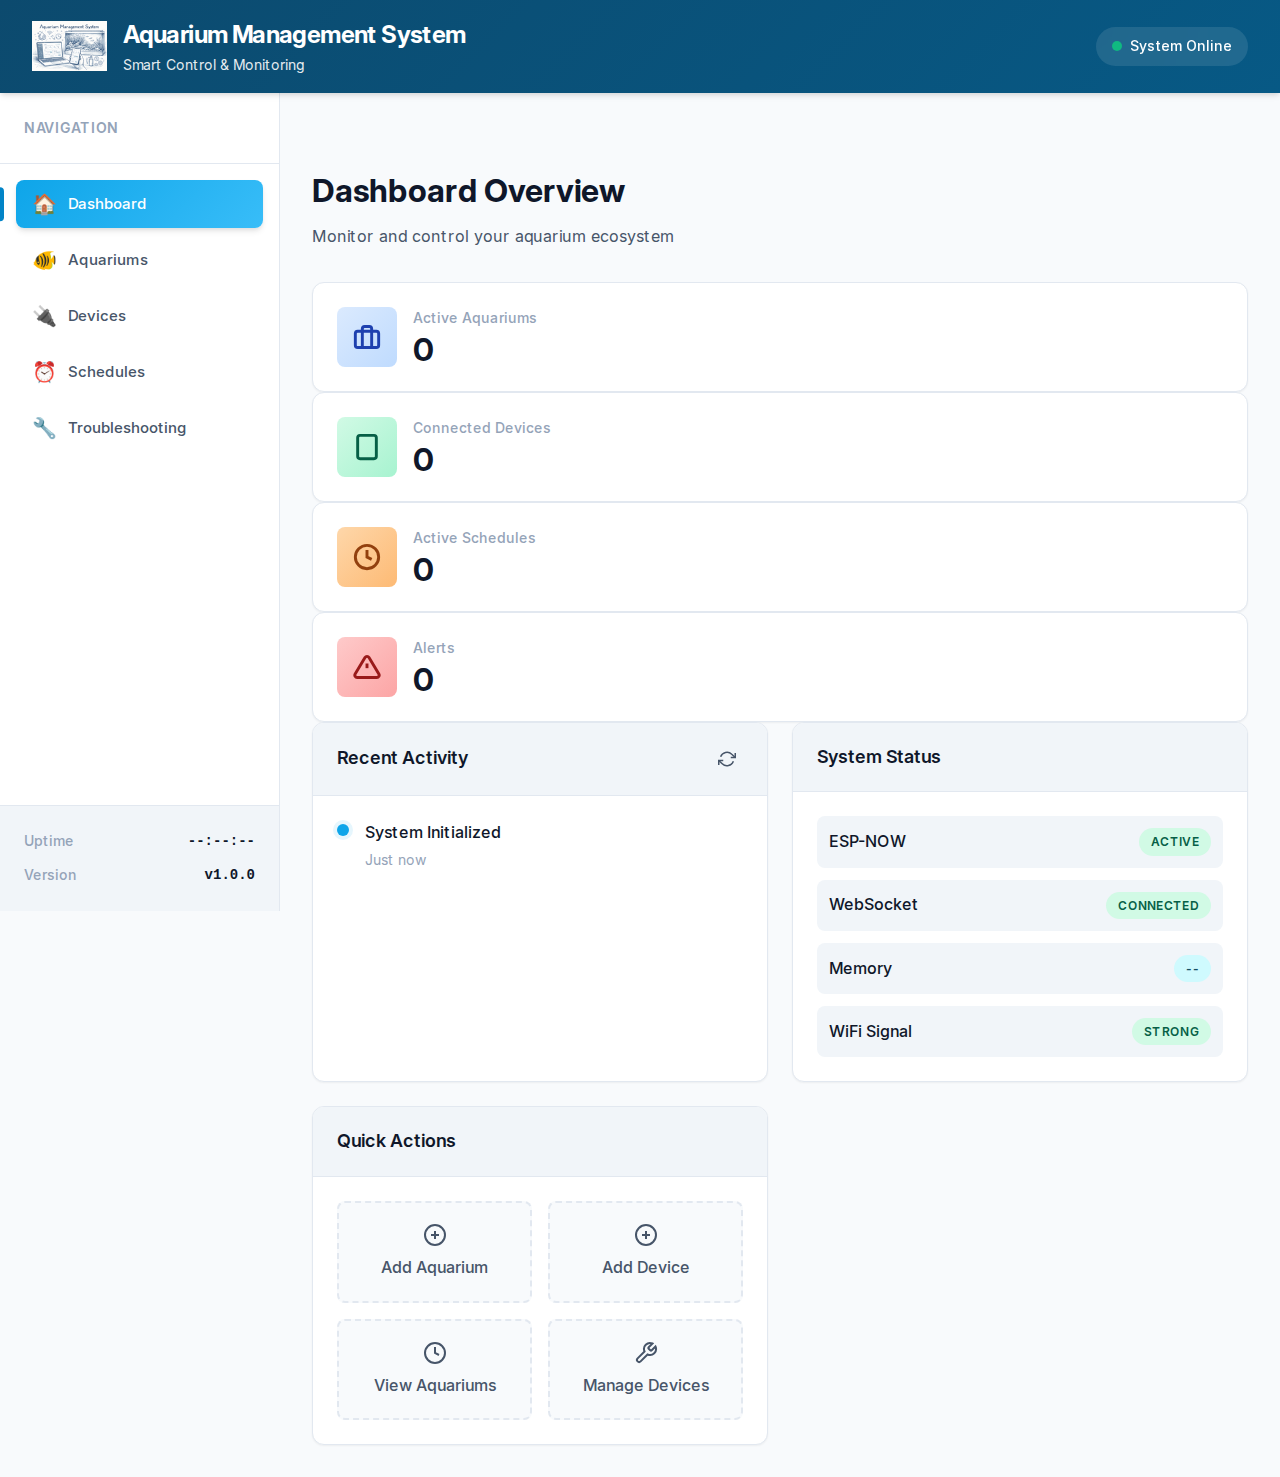
<file: src/hub/data/UI/index.html>
<!DOCTYPE html>
<html lang="en">
<head>
  <meta charset="UTF-8">
  <meta name="viewport" content="width=device-width, initial-scale=1.0, maximum-scale=5.0, user-scalable=yes">
  <meta http-equiv="Cache-Control" content="no-cache, no-store, must-revalidate">
  <meta http-equiv="Pragma" content="no-cache">
  <meta http-equiv="Expires" content="0">
  <meta name="apple-mobile-web-app-capable" content="yes">
  <meta name="apple-mobile-web-app-status-bar-style" content="black-translucent">
  <meta name="theme-color" content="#0c4a6e">
  <title>Aquarium Management System - Dashboard</title>
  <link rel="stylesheet" href="./styles/styles.css">
</head>
<body>
  <!-- Top Navigation Bar -->
  <nav class="navbar">
    <div class="navbar-content">
      <div class="navbar-brand">
        <img src="./images/logo.png" alt="AMS Logo" class="navbar-logo">
        <div class="brand-info">
          <h1 class="brand-title">Aquarium Management System</h1>
          <span class="brand-subtitle">Smart Control & Monitoring</span>
        </div>
      </div>
      <div class="navbar-status">
        <div class="status-indicator">
          <span class="status-dot online"></span>
          <span class="status-text">System Online</span>
        </div>
      </div>
    </div>
  </nav>

  <!-- Main Container -->
  <div class="main-container">
    <!-- Sidebar Navigation -->
    <aside class="sidebar">
      <div class="sidebar-header">
        <h3>Navigation</h3>
      </div>
      <nav class="sidebar-nav">
        <a href="index.html" class="nav-item active">
          <span class="nav-icon">🏠</span>
          <span class="nav-label">Dashboard</span>
        </a>
        <a href="aquarium/aquarium-selection.html" class="nav-item">
          <span class="nav-icon">🐠</span>
          <span class="nav-label">Aquariums</span>
        </a>
        <a href="device/manage-devices.html" class="nav-item">
          <span class="nav-icon">🔌</span>
          <span class="nav-label">Devices</span>
        </a>
        <a href="#" class="nav-item">
          <span class="nav-icon">⏰</span>
          <span class="nav-label">Schedules</span>
        </a>
        <a href="troubleshooting.html" class="nav-item">
          <span class="nav-icon">🔧</span>
          <span class="nav-label">Troubleshooting</span>
        </a>
      </nav>
      
      <div class="sidebar-footer">
        <div class="system-info">
          <div class="info-item">
            <span class="info-label">Uptime</span>
            <span class="info-value" id="uptime">--:--:--</span>
          </div>
          <div class="info-item">
            <span class="info-label">Version</span>
            <span class="info-value">v1.0.0</span>
          </div>
        </div>
      </div>
    </aside>

    <!-- Main Content Area -->
    <main class="main-content" style="margin-top:2.5rem;">
      <!-- Dashboard Header -->
      <div class="page-header">
        <h2 class="page-title">Dashboard Overview</h2>
        <p class="page-subtitle">Monitor and control your aquarium ecosystem</p>
      </div>

      <!-- Loading Indicator -->
      <div id="loadingIndicator" style="display: none; text-align: center; padding: 2rem;">
        <div class="spinner" style="width: 40px; height: 40px; margin: 0 auto 1rem;"></div>
        <p>Loading dashboard data...</p>
      </div>

      <!-- Stats Cards -->
      <div class="stats-grid">
        <div class="stat-card">
          <div class="stat-icon blue">
            <svg viewBox="0 0 24 24" fill="none" stroke="currentColor" stroke-width="2">
              <rect x="2" y="7" width="20" height="14" rx="2" ry="2"></rect>
              <path d="M16 21V5a2 2 0 0 0-2-2h-4a2 2 0 0 0-2 2v16"></path>
            </svg>
          </div>
          <div class="stat-info">
            <div class="stat-label">Active Aquariums</div>
            <div class="stat-value" id="aquarium-count">0</div>
          </div>
        </div>

        <div class="stat-card">
          <div class="stat-icon green">
            <svg viewBox="0 0 24 24" fill="none" stroke="currentColor" stroke-width="2">
              <rect x="4" y="2" width="16" height="20" rx="2" ry="2"></rect>
              <line x1="12" y1="18" x2="12.01" y2="18"></line>
            </svg>
          </div>
          <div class="stat-info">
            <div class="stat-label">Connected Devices</div>
            <div class="stat-value" id="device-count">0</div>
          </div>
        </div>

        <div class="stat-card">
          <div class="stat-icon orange">
            <svg viewBox="0 0 24 24" fill="none" stroke="currentColor" stroke-width="2">
              <circle cx="12" cy="12" r="10"></circle>
              <polyline points="12 6 12 12 16 14"></polyline>
            </svg>
          </div>
          <div class="stat-info">
            <div class="stat-label">Active Schedules</div>
            <div class="stat-value" id="schedule-count">0</div>
          </div>
        </div>

        <div class="stat-card">
          <div class="stat-icon red">
            <svg viewBox="0 0 24 24" fill="none" stroke="currentColor" stroke-width="2">
              <path d="M10.29 3.86L1.82 18a2 2 0 0 0 1.71 3h16.94a2 2 0 0 0 1.71-3L13.71 3.86a2 2 0 0 0-3.42 0z"></path>
              <line x1="12" y1="9" x2="12" y2="13"></line>
              <line x1="12" y1="17" x2="12.01" y2="17"></line>
            </svg>
          </div>
          <div class="stat-info">
            <div class="stat-label">Alerts</div>
            <div class="stat-value" id="alert-count">0</div>
          </div>
        </div>
      </div>

      <!-- Content Grid -->
      <div class="content-grid">
        <!-- Recent Activity -->
        <div class="card">
          <div class="card-header">
            <h3 class="card-title">Recent Activity</h3>
            <button class="btn-icon" title="Refresh">
              <svg viewBox="0 0 24 24" fill="none" stroke="currentColor" stroke-width="2">
                <polyline points="23 4 23 10 17 10"></polyline>
                <polyline points="1 20 1 14 7 14"></polyline>
                <path d="M3.51 9a9 9 0 0 1 14.85-3.36L23 10M1 14l4.64 4.36A9 9 0 0 0 20.49 15"></path>
              </svg>
            </button>
          </div>
          <div class="card-content">
            <div class="activity-list" id="activity-list">
              <div class="activity-item">
                <div class="activity-icon">
                  <span class="activity-dot"></span>
                </div>
                <div class="activity-details">
                  <div class="activity-title">System Initialized</div>
                  <div class="activity-time">Just now</div>
                </div>
              </div>
            </div>
          </div>
        </div>

        <!-- System Status -->
        <div class="card">
          <div class="card-header">
            <h3 class="card-title">System Status</h3>
          </div>
          <div class="card-content">
            <div class="status-list">
              <div class="status-item">
                <span class="status-label">ESP-NOW</span>
                <span class="badge badge-success">Active</span>
              </div>
              <div class="status-item">
                <span class="status-label">WebSocket</span>
                <span class="badge badge-success">Connected</span>
              </div>
              <div class="status-item">
                <span class="status-label">Memory</span>
                <span class="badge badge-info" id="memory-status">--</span>
              </div>
              <div class="status-item">
                <span class="status-label">WiFi Signal</span>
                <span class="badge badge-success" id="wifi-status">Strong</span>
              </div>
            </div>
          </div>
        </div>

        <!-- Quick Actions -->
        <div class="card">
          <div class="card-header">
            <h3 class="card-title">Quick Actions</h3>
          </div>
          <div class="card-content">
            <div class="action-grid">
              <a href="aquarium/add-new-aquarium.html" class="action-btn">
                <svg viewBox="0 0 24 24" fill="none" stroke="currentColor" stroke-width="2">
                  <circle cx="12" cy="12" r="10"></circle>
                  <line x1="12" y1="8" x2="12" y2="16"></line>
                  <line x1="8" y1="12" x2="16" y2="12"></line>
                </svg>
                <span>Add Aquarium</span>
              </a>
              <a href="device/add-device.html" class="action-btn">
                <svg viewBox="0 0 24 24" fill="none" stroke="currentColor" stroke-width="2">
                  <circle cx="12" cy="12" r="10"></circle>
                  <line x1="12" y1="8" x2="12" y2="16"></line>
                  <line x1="8" y1="12" x2="16" y2="12"></line>
                </svg>
                <span>Add Device</span>
              </a>
              <a href="aquarium/aquarium-selection.html" class="action-btn">
                <svg viewBox="0 0 24 24" fill="none" stroke="currentColor" stroke-width="2">
                  <circle cx="12" cy="12" r="10"></circle>
                  <polyline points="12 6 12 12 16 14"></polyline>
                </svg>
                <span>View Aquariums</span>
              </a>
              <a href="device/manage-devices.html" class="action-btn">
                <svg viewBox="0 0 24 24" fill="none" stroke="currentColor" stroke-width="2">
                  <path d="M14.7 6.3a1 1 0 0 0 0 1.4l1.6 1.6a1 1 0 0 0 1.4 0l3.77-3.77a6 6 0 0 1-7.94 7.94l-6.91 6.91a2.12 2.12 0 0 1-3-3l6.91-6.91a6 6 0 0 1 7.94-7.94l-3.76 3.76z"></path>
                </svg>
                <span>Manage Devices</span>
              </a>
            </div>
          </div>
        </div>
      </div>
    </main>
  </div>

  <script src="./scripts/app.js"></script>
</body>
</html>
</file>
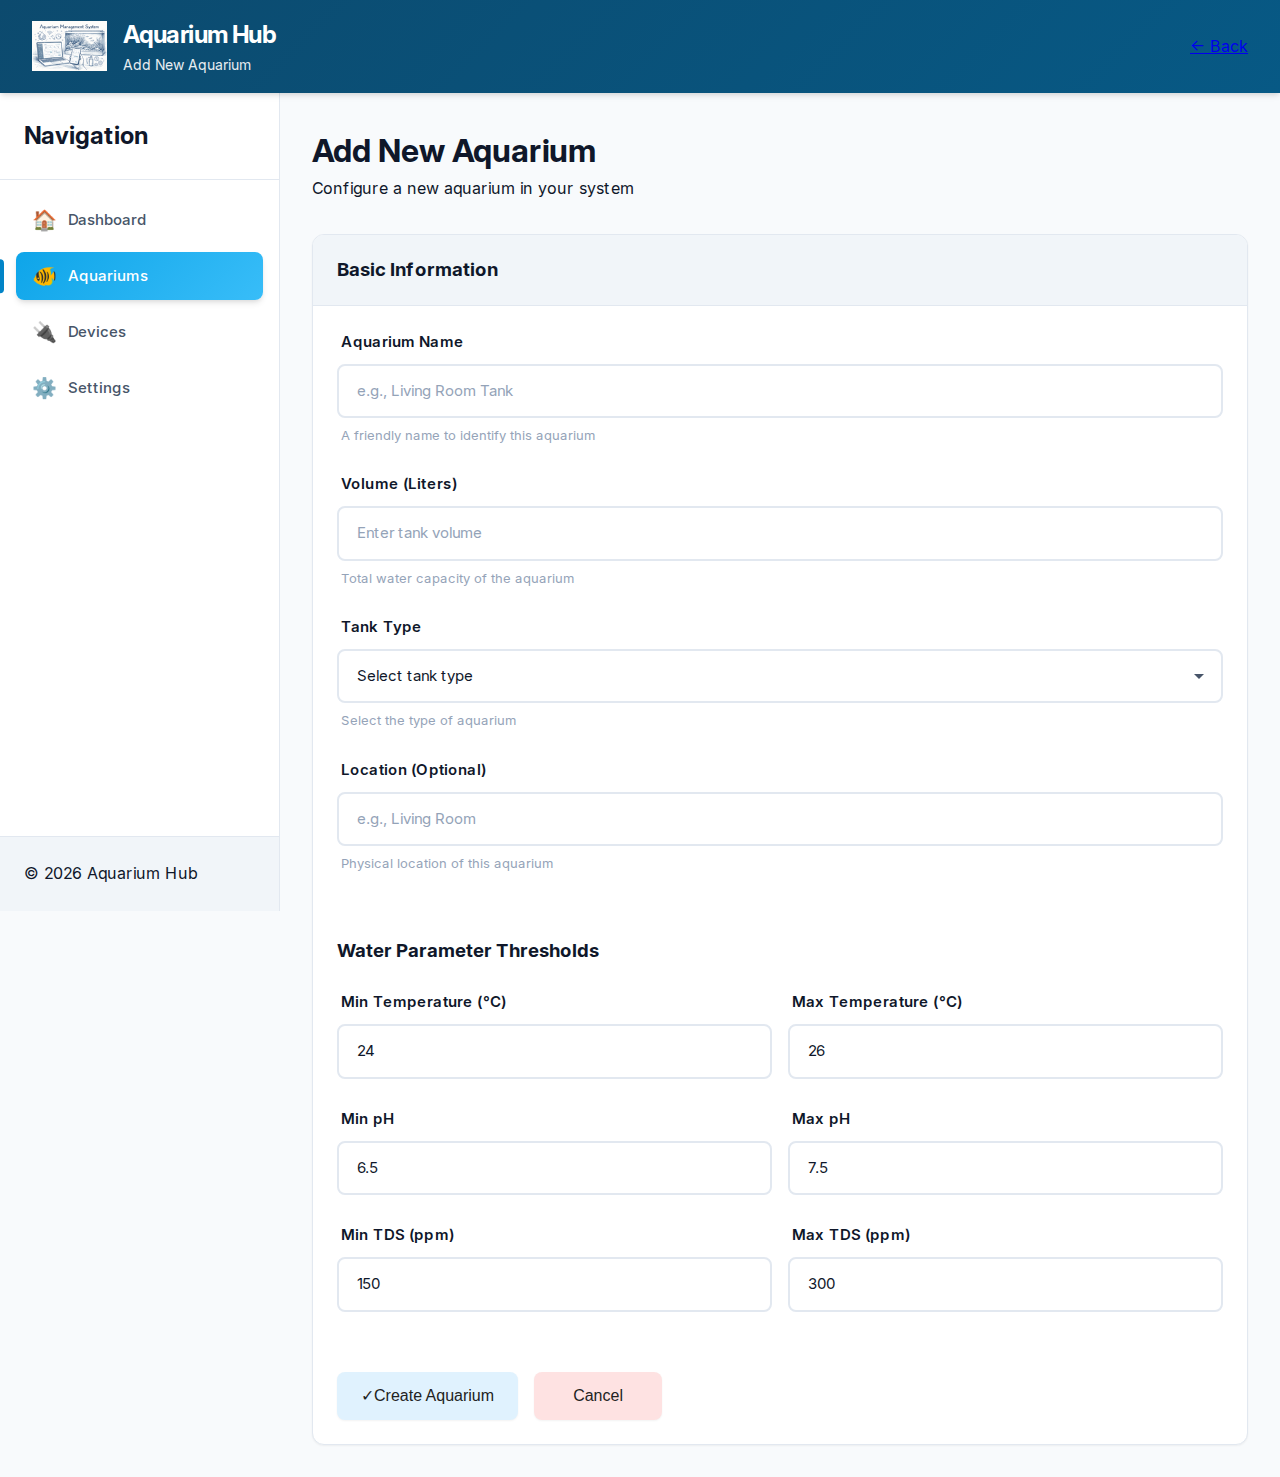
<file: src/hub/data/UI/aquarium/add-new-aquarium.html>
<!DOCTYPE html>
<html lang="en">
<head>
    <meta charset="UTF-8">
    <meta name="viewport" content="width=device-width, initial-scale=1.0, maximum-scale=5.0, user-scalable=yes">
    <meta name="apple-mobile-web-app-capable" content="yes">
    <meta name="apple-mobile-web-app-status-bar-style" content="black-translucent">
    <meta name="theme-color" content="#0c4a6e">
    <title>Add New Aquarium - Aquarium Hub</title>
    <link rel="stylesheet" href="../styles/styles.css">
</head>
<body>
    <!-- Navbar -->
    <nav class="navbar">
        <div class="navbar-content">
            <div class="navbar-brand">
                <img src="../images/logo.png" alt="Logo" class="navbar-logo">
                <div>
                    <h1 class="brand-title">Aquarium Hub</h1>
                    <p class="brand-subtitle">Add New Aquarium</p>
                </div>
            </div>
            <div class="navbar-actions">
                <a href="aquarium-selection.html" class="btn btn-secondary">
                    <span>←</span> Back
                </a>
            </div>
        </div>
    </nav>

    <div class="container">
        <!-- Sidebar -->
        <aside class="sidebar">
            <div class="sidebar-header">
                <h2>Navigation</h2>
            </div>
            <nav class="sidebar-nav">
                <a href="../index.html" class="nav-item">
                    <span class="nav-icon">🏠</span>
                    <span class="nav-label">Dashboard</span>
                </a>
                <a href="aquarium-selection.html" class="nav-item active">
                    <span class="nav-icon">🐠</span>
                    <span class="nav-label">Aquariums</span>
                </a>
                <a href="../device/manage-devices.html" class="nav-item">
                    <span class="nav-icon">🔌</span>
                    <span class="nav-label">Devices</span>
                </a>
                <a href="#" class="nav-item">
                    <span class="nav-icon">⚙️</span>
                    <span class="nav-label">Settings</span>
                </a>
            </nav>
            <div class="sidebar-footer">
                <p>&copy; 2026 Aquarium Hub</p>
            </div>
        </aside>

        <!-- Main Content -->
        <main class="main-content">
            <div class="page-header">
                <h1>Add New Aquarium</h1>
                <p class="page-description">Configure a new aquarium in your system</p>
            </div>

            <div class="card">
                <div class="card-header">
                    <h3>Basic Information</h3>
                </div>
                <div class="card-content">
                    <form id="addAquariumForm">

                        <!-- Tank Name -->
                        <div class="form-group">
                            <label for="tankName" class="form-label">Aquarium Name</label>
                            <input type="text" id="tankName" class="form-input" placeholder="e.g., Living Room Tank" required>
                            <small class="form-help">A friendly name to identify this aquarium</small>
                        </div>

                        <!-- Volume -->
                        <div class="form-group">
                            <label for="volume" class="form-label">Volume (Liters)</label>
                            <input type="number" id="volume" class="form-input" placeholder="Enter tank volume" required min="1">
                            <small class="form-help">Total water capacity of the aquarium</small>
                        </div>

                        <!-- Tank Type -->
                        <div class="form-group">
                            <label for="tankType" class="form-label">Tank Type</label>
                            <select id="tankType" class="form-select" required>
                                <option value="" disabled selected>Select tank type</option>
                                <option value="Planted">Planted</option>
                                <option value="Cichlids">Cichlids</option>
                                <option value="Discuss">Discuss</option>
                                <option value="Shrimp">Shrimp</option>
                                <option value="Mix">Mix</option>
                            </select>
                            <small class="form-help">Select the type of aquarium</small>
                        </div>

                        <!-- Location -->
                        <div class="form-group">
                            <label for="location" class="form-label">Location (Optional)</label>
                            <input type="text" id="location" class="form-input" placeholder="e.g., Living Room">
                            <small class="form-help">Physical location of this aquarium</small>
                        </div>

                        <hr style="margin: 2rem 0; border: none; border-top: 1px solid var(--color-border);">

                        <h3 style="margin-bottom: 1.5rem;">Water Parameter Thresholds</h3>

                        <!-- Temperature Range -->
                        <div style="display: grid; grid-template-columns: 1fr 1fr; gap: 1rem;">
                            <div class="form-group">
                                <label for="tempMin" class="form-label">Min Temperature (°C)</label>
                                <input type="number" id="tempMin" class="form-input" placeholder="24" step="0.1" value="24">
                            </div>
                            <div class="form-group">
                                <label for="tempMax" class="form-label">Max Temperature (°C)</label>
                                <input type="number" id="tempMax" class="form-input" placeholder="26" step="0.1" value="26">
                            </div>
                        </div>

                        <!-- pH Range -->
                        <div style="display: grid; grid-template-columns: 1fr 1fr; gap: 1rem;">
                            <div class="form-group">
                                <label for="phMin" class="form-label">Min pH</label>
                                <input type="number" id="phMin" class="form-input" placeholder="6.5" step="0.1" value="6.5">
                            </div>
                            <div class="form-group">
                                <label for="phMax" class="form-label">Max pH</label>
                                <input type="number" id="phMax" class="form-input" placeholder="7.5" step="0.1" value="7.5">
                            </div>
                        </div>

                        <!-- TDS Range -->
                        <div style="display: grid; grid-template-columns: 1fr 1fr; gap: 1rem;">
                            <div class="form-group">
                                <label for="tdsMin" class="form-label">Min TDS (ppm)</label>
                                <input type="number" id="tdsMin" class="form-input" placeholder="150" value="150">
                            </div>
                            <div class="form-group">
                                <label for="tdsMax" class="form-label">Max TDS (ppm)</label>
                                <input type="number" id="tdsMax" class="form-input" placeholder="300" value="300">
                            </div>
                        </div>

                        <!-- Submit Buttons -->
                        <div style="display: flex; gap: 1rem; margin-top: 2rem;">
                            <button type="submit" class="btn btn-create-aquarium">
                                <span>✓</span> Create Aquarium
                            </button>
                            <button type="button" class="btn btn-cancel" onclick="window.location.href='aquarium-selection.html'">
                                Cancel
                            </button>
                        </div>
                    </form>
                </div>
            </div>
        </main>
    </div>

    <script src="../scripts/app.js"></script>
    <script src="../scripts/add-aquarium.js"></script>
</body>
</html>
</file>
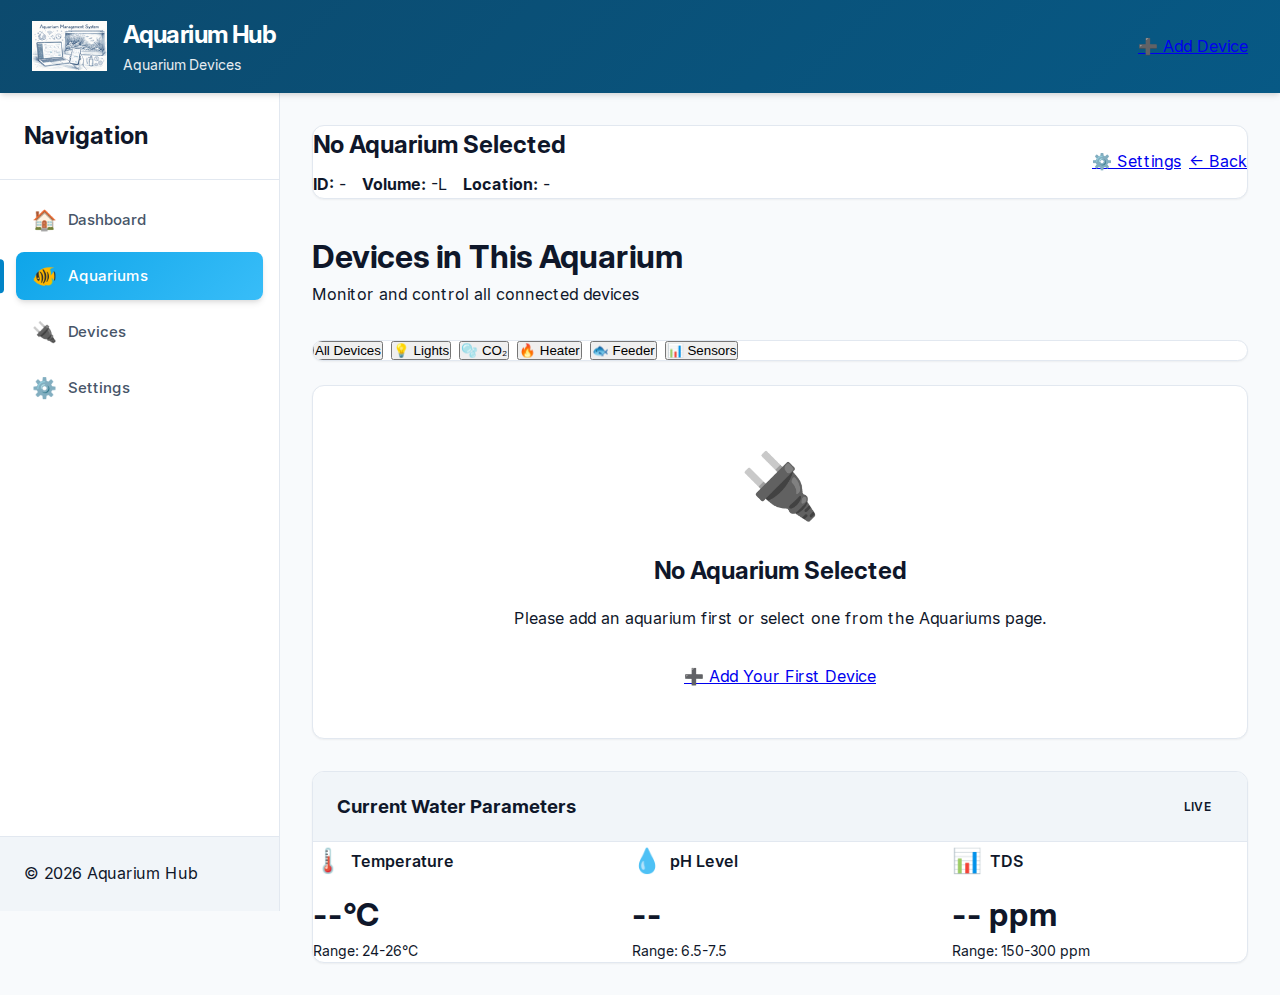
<file: src/hub/data/UI/aquarium/aquarium-devices.html>
<!DOCTYPE html>
<html lang="en">
<head>
    <meta charset="UTF-8">
    <meta name="viewport" content="width=device-width, initial-scale=1.0, maximum-scale=5.0, user-scalable=yes">
    <meta name="apple-mobile-web-app-capable" content="yes">
    <meta name="apple-mobile-web-app-status-bar-style" content="black-translucent">
    <meta name="theme-color" content="#0c4a6e">
    <title>Aquarium Devices - Aquarium Hub</title>
    <link rel="stylesheet" href="../styles/styles.css">
</head>
<body>
    <!-- Navbar -->
    <nav class="navbar">
        <div class="navbar-content">
            <div class="navbar-brand">
                <img src="../images/logo.png" alt="Logo" class="navbar-logo">
                <div>
                    <h1 class="brand-title">Aquarium Hub</h1>
                    <p class="brand-subtitle">Aquarium Devices</p>
                </div>
            </div>
            <div class="navbar-actions">
                <a href="../device/add-device.html" class="btn btn-primary">
                    <span>➕</span> Add Device
                </a>
            </div>
        </div>
    </nav>

    <div class="container">
        <!-- Sidebar -->
        <aside class="sidebar">
            <div class="sidebar-header">
                <h2>Navigation</h2>
            </div>
            <nav class="sidebar-nav">
                <a href="../index.html" class="nav-item">
                    <span class="nav-icon">🏠</span>
                    <span class="nav-label">Dashboard</span>
                </a>
                <a href="aquarium-selection.html" class="nav-item active">
                    <span class="nav-icon">🐠</span>
                    <span class="nav-label">Aquariums</span>
                </a>
                <a href="../device/manage-devices.html" class="nav-item">
                    <span class="nav-icon">🔌</span>
                    <span class="nav-label">Devices</span>
                </a>
                <a href="#" class="nav-item">
                    <span class="nav-icon">⚙️</span>
                    <span class="nav-label">Settings</span>
                </a>
            </nav>
            <div class="sidebar-footer">
                <p>&copy; 2026 Aquarium Hub</p>
            </div>
        </aside>

        <!-- Main Content -->
        <main class="main-content">
            <!-- Aquarium Info Header -->
            <div class="card" style="margin-bottom: 2rem;">
                <div class="card-body" style="display: flex; justify-content: space-between; align-items: center; flex-wrap: wrap; gap: 1rem;">
                    <div>
                        <h2 id="aquariumName" style="margin: 0 0 0.5rem 0;">Loading...</h2>
                        <div style="display: flex; gap: 1rem; flex-wrap: wrap;">
                            <span style="color: var(--color-text-secondary);">
                                <strong>ID:</strong> <span id="tankId">-</span>
                            </span>
                            <span style="color: var(--color-text-secondary);">
                                <strong>Volume:</strong> <span id="volume">-</span>L
                            </span>
                            <span style="color: var(--color-text-secondary);">
                                <strong>Location:</strong> <span id="location">-</span>
                            </span>
                        </div>
                    </div>
                    <div style="display: flex; gap: 0.5rem;">
                        <a href="manage-aquarium.html" class="btn btn-secondary">
                            <span>⚙️</span> Settings
                        </a>
                        <a href="aquarium-selection.html" class="btn btn-secondary">
                            <span>←</span> Back
                        </a>
                    </div>
                </div>
            </div>

            <div class="page-header">
                <h1>Devices in This Aquarium</h1>
                <p class="page-description">Monitor and control all connected devices</p>
            </div>

            <!-- Device Type Filters -->
            <div class="card" style="margin-bottom: 1.5rem;">
                <div class="card-body">
                    <div style="display: flex; gap: 0.5rem; flex-wrap: wrap;">
                        <button class="btn btn-secondary device-filter active" data-filter="all">All Devices</button>
                        <button class="btn btn-secondary device-filter" data-filter="light">💡 Lights</button>
                        <button class="btn btn-secondary device-filter" data-filter="co2">🫧 CO₂</button>
                        <button class="btn btn-secondary device-filter" data-filter="heater">🔥 Heater</button>
                        <button class="btn btn-secondary device-filter" data-filter="feeder">🐟 Feeder</button>
                        <button class="btn btn-secondary device-filter" data-filter="sensor">📊 Sensors</button>
                    </div>
                </div>
            </div>

            <!-- Devices Grid -->
            <div class="content-grid" id="devicesGrid">
                <!-- Devices will be dynamically loaded here -->
            </div>

            <!-- Empty State -->
            <div id="emptyState" class="card" style="display: none; text-align: center; padding: 3rem;">
                <div style="font-size: 4rem; margin-bottom: 1rem;">🔌</div>
                <h2>No Devices Found</h2>
                <p style="color: var(--color-text-secondary); margin: 1rem 0 2rem;">Add devices to this aquarium to get started</p>
                <a href="../device/add-device.html" class="btn btn-primary">
                    <span>➕</span> Add Your First Device
                </a>
            </div>

            <!-- Current Water Parameters -->
            <div class="card" style="margin-top: 2rem;">
                <div class="card-header">
                    <h3>Current Water Parameters</h3>
                    <span class="badge badge-online" id="sensorStatus">Live</span>
                </div>
                <div class="card-body">
                    <div style="display: grid; grid-template-columns: repeat(auto-fit, minmax(200px, 1fr)); gap: 1.5rem;">
                        <!-- Temperature -->
                        <div>
                            <div style="display: flex; align-items: center; gap: 0.5rem; margin-bottom: 0.5rem;">
                                <span style="font-size: 1.5rem;">🌡️</span>
                                <span style="font-weight: 600;">Temperature</span>
                            </div>
                            <div style="font-size: 2rem; font-weight: 700; color: var(--color-primary);" id="currentTemp">--°C</div>
                            <div style="color: var(--color-text-secondary); font-size: 0.875rem;">
                                Range: <span id="tempRange">24-26°C</span>
                            </div>
                        </div>

                        <!-- pH -->
                        <div>
                            <div style="display: flex; align-items: center; gap: 0.5rem; margin-bottom: 0.5rem;">
                                <span style="font-size: 1.5rem;">💧</span>
                                <span style="font-weight: 600;">pH Level</span>
                            </div>
                            <div style="font-size: 2rem; font-weight: 700; color: var(--color-accent);" id="currentPh">--</div>
                            <div style="color: var(--color-text-secondary); font-size: 0.875rem;">
                                Range: <span id="phRange">6.5-7.5</span>
                            </div>
                        </div>

                        <!-- TDS -->
                        <div>
                            <div style="display: flex; align-items: center; gap: 0.5rem; margin-bottom: 0.5rem;">
                                <span style="font-size: 1.5rem;">📊</span>
                                <span style="font-weight: 600;">TDS</span>
                            </div>
                            <div style="font-size: 2rem; font-weight: 700; color: var(--color-primary-dark);" id="currentTds">-- ppm</div>
                            <div style="color: var(--color-text-secondary); font-size: 0.875rem;">
                                Range: <span id="tdsRange">150-300 ppm</span>
                            </div>
                        </div>
                    </div>
                </div>
            </div>
        </main>
    </div>

    <script src="../scripts/app.js"></script>
    <script src="../scripts/aquarium-devices.js"></script>
</body>
</html>
</file>
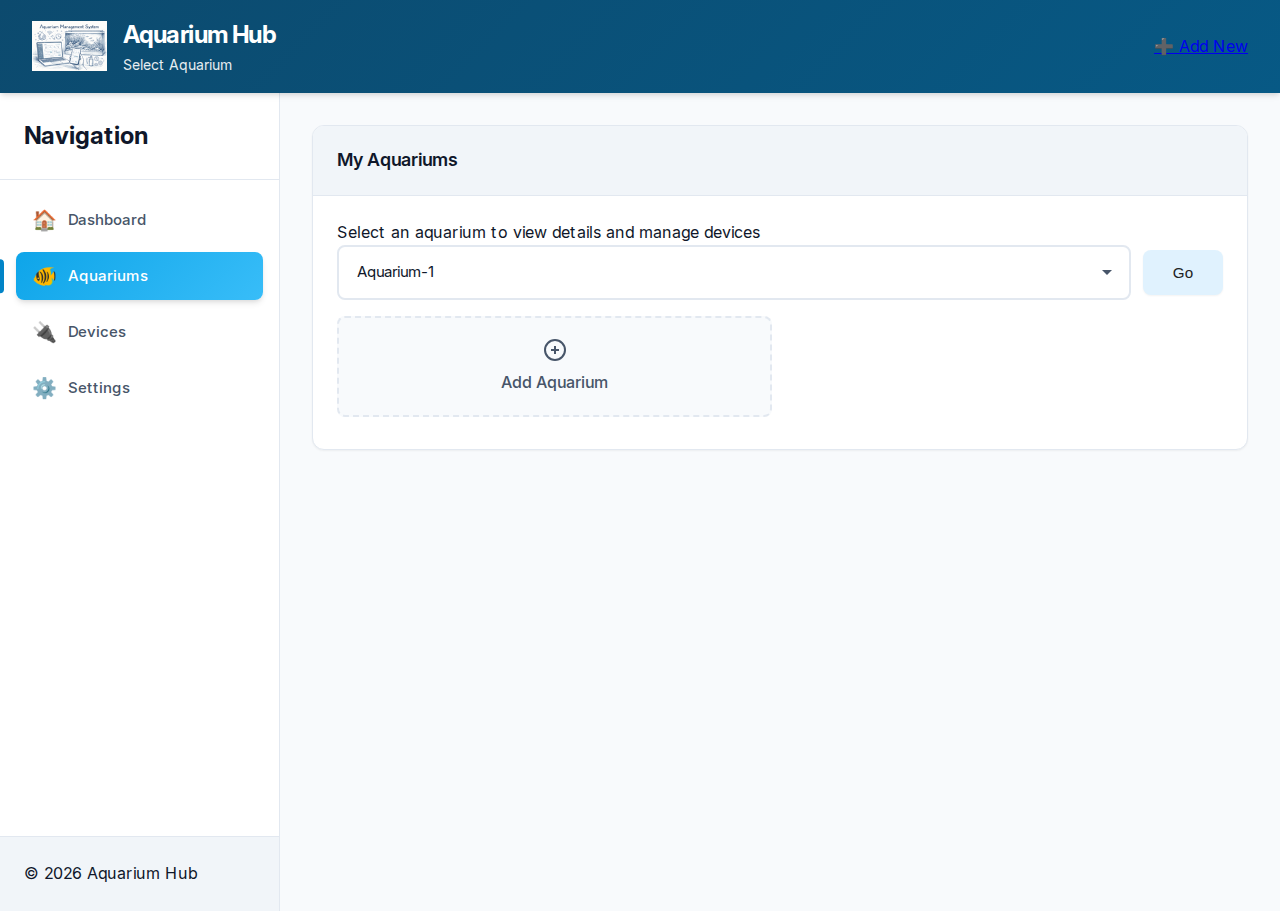
<file: src/hub/data/UI/aquarium/aquarium-selection.html>
<!DOCTYPE html>
<html lang="en">
<head>
    <meta charset="UTF-8">
    <meta name="viewport" content="width=device-width, initial-scale=1.0, maximum-scale=5.0, user-scalable=yes">
    <meta name="apple-mobile-web-app-capable" content="yes">
    <meta name="apple-mobile-web-app-status-bar-style" content="black-translucent">
    <meta name="theme-color" content="#0c4a6e">
    <title>Aquarium Selection - Aquarium Hub</title>
    <link rel="stylesheet" href="../styles/styles.css">
</head>
<body>
    <!-- Navbar -->
    <nav class="navbar">
        <div class="navbar-content">
            <div class="navbar-brand">
                <img src="../images/logo.png" alt="Logo" class="navbar-logo">
                <div>
                    <h1 class="brand-title">Aquarium Hub</h1>
                    <p class="brand-subtitle">Select Aquarium</p>
                </div>
            </div>
            <div class="navbar-actions">
                <a href="add-new-aquarium.html" class="btn btn-primary">
                    <span>➕</span> Add New
                </a>
            </div>
        </div>
    </nav>

    <div class="container">
        <!-- Sidebar -->
        <aside class="sidebar">
            <div class="sidebar-header">
                <h2>Navigation</h2>
            </div>
            <nav class="sidebar-nav">
                <a href="../index.html" class="nav-item">
                    <span class="nav-icon">🏠</span>
                    <span class="nav-label">Dashboard</span>
                </a>
                <a href="aquarium-selection.html" class="nav-item active">
                    <span class="nav-icon">🐠</span>
                    <span class="nav-label">Aquariums</span>
                </a>
                <a href="../device/manage-devices.html" class="nav-item">
                    <span class="nav-icon">🔌</span>
                    <span class="nav-label">Devices</span>
                </a>
                <a href="#" class="nav-item">
                    <span class="nav-icon">⚙️</span>
                    <span class="nav-label">Settings</span>
                </a>
            </nav>
            <div class="sidebar-footer">
                <p>&copy; 2026 Aquarium Hub</p>
            </div>
        </aside>

        <!-- Main Content -->
        <main class="main-content">
            <div class="card">
                <div class="card-header">
                    <h1 class="card-title">My Aquariums</h1>
                </div>
                <div class="card-content">
                    <p class="page-description">Select an aquarium to view details and manage devices</p>

                    <!-- Quick Actions: Select + Go, then Add Aquarium -->
                    <div class="action-row" style="margin-bottom: 1rem; display:flex; gap:0.75rem; align-items:center;">
                        <select id="selectAquarium" class="form-select" style="flex:1;">
                            <option value="aquarium-1">Aquarium-1</option>
                            <option value="aquarium-2">Aquarium-2</option>
                            <option value="aquarium-3">Aquarium-3</option>
                        </select>
                        <button id="btnGoAquarium" class="btn btn-create-aquarium">Go</button>
                    </div>

                    <!-- Add Aquarium action -->
                    <div style="margin-bottom: 0.5rem;">
                        <div class="action-grid">
                            <a href="add-new-aquarium.html" class="action-btn">
                                <svg viewBox="0 0 24 24" fill="none" stroke="currentColor" stroke-width="2">
                                    <circle cx="12" cy="12" r="10"></circle>
                                    <line x1="12" y1="8" x2="12" y2="16"></line>
                                    <line x1="8" y1="12" x2="16" y2="12"></line>
                                </svg>
                                <span>Add Aquarium</span>
                            </a>
                        </div>
                    </div>

                    <!-- Aquarium Grid -->
                    <div class="content-grid" id="aquariumGrid">
                        <!-- Aquarium cards will be dynamically loaded here -->
                    </div>

                    <!-- Empty State -->
                    <div id="emptyState" style="display: none; text-align: center; padding: 3rem;">
                        <div style="font-size: 4rem; margin-bottom: 1rem;">🐠</div>
                        <h2>No Aquariums Yet</h2>
                        <p style="color: var(--color-text-secondary); margin: 1rem 0 2rem;">Get started by adding your first aquarium</p>
                        <a href="add-new-aquarium.html" class="btn btn-primary">
                            <span>➕</span> Add Your First Aquarium
                        </a>
                    </div>
                </div>
            </div>

            <!-- Aquarium Grid -->
            <div class="content-grid" id="aquariumGrid">
                <!-- Aquarium cards will be dynamically loaded here -->
            </div>

            <!-- Empty State -->
            <div id="emptyState" class="card" style="display: none; text-align: center; padding: 3rem;">
                <div style="font-size: 4rem; margin-bottom: 1rem;">🐠</div>
                <h2>No Aquariums Yet</h2>
                <p style="color: var(--color-text-secondary); margin: 1rem 0 2rem;">Get started by adding your first aquarium</p>
                <a href="add-new-aquarium.html" class="btn btn-primary">
                    <span>➕</span> Add Your First Aquarium
                </a>
            </div>
        </main>
    </div>

    <script src="../scripts/app.js"></script>
    <script src="../scripts/aquarium-selection.js"></script>
</body>
</html>
</file>
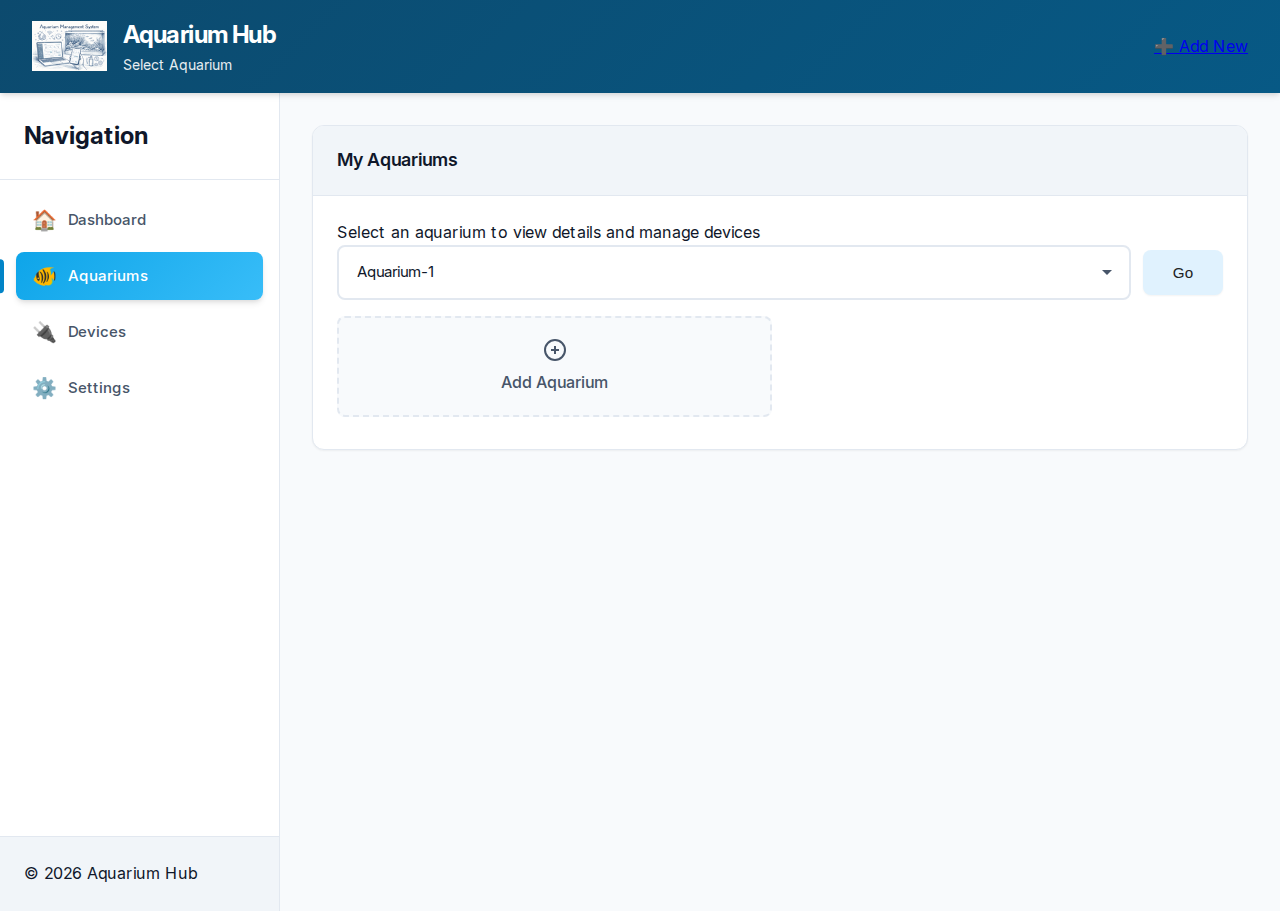
<file: src/hub/data/UI/aquarium/manage-aquarium.html>
<!DOCTYPE html>
<html lang="en">
<head>
    <meta charset="UTF-8">
    <meta name="viewport" content="width=device-width, initial-scale=1.0, maximum-scale=5.0, user-scalable=yes">
    <meta name="apple-mobile-web-app-capable" content="yes">
    <meta name="apple-mobile-web-app-status-bar-style" content="black-translucent">
    <meta name="theme-color" content="#0c4a6e">
    <title>Manage Aquarium - Aquarium Hub</title>
    <link rel="stylesheet" href="../styles/styles.css">
</head>
<body>
    <!-- Navbar -->
    <nav class="navbar">
        <div class="navbar-content">
            <div class="navbar-brand">
                <img src="../images/logo.png" alt="Logo" class="navbar-logo">
                <div>
                    <h1 class="brand-title">Aquarium Hub</h1>
                    <p class="brand-subtitle">Manage Aquarium</p>
                </div>
            </div>
            <div class="navbar-actions">
                <a href="aquarium-selection.html" class="btn btn-secondary">
                    <span>←</span> Back
                </a>
            </div>
        </div>
    </nav>

    <div class="container">
        <!-- Sidebar -->
        <aside class="sidebar">
            <div class="sidebar-header">
                <h2>Navigation</h2>
            </div>
            <nav class="sidebar-nav">
                <a href="../index.html" class="nav-item">
                    <span class="nav-icon">🏠</span>
                    <span class="nav-label">Dashboard</span>
                </a>
                <a href="aquarium-selection.html" class="nav-item active">
                    <span class="nav-icon">🐠</span>
                    <span class="nav-label">Aquariums</span>
                </a>
                <a href="../device/manage-devices.html" class="nav-item">
                    <span class="nav-icon">🔌</span>
                    <span class="nav-label">Devices</span>
                </a>
                <a href="#" class="nav-item">
                    <span class="nav-icon">⚙️</span>
                    <span class="nav-label">Settings</span>
                </a>
            </nav>
            <div class="sidebar-footer">
                <p>&copy; 2026 Aquarium Hub</p>
            </div>
        </aside>

        <!-- Main Content -->
        <main class="main-content">
            <div class="page-header">
                <h1 id="aquariumTitle">Manage Aquarium</h1>
                <p class="page-description">Update aquarium settings and thresholds</p>
            </div>

            <div class="card">
                <div class="card-header">
                    <h3>Aquarium Settings</h3>
                    <span class="badge badge-online" id="statusBadge">Active</span>
                </div>
                <div class="card-body">
                    <form id="manageAquariumForm">
                        <!-- Tank ID (Read-only) -->
                        <div class="form-group">
                            <label for="tankId" class="form-label">Tank ID</label>
                            <input type="number" id="tankId" class="form-input" readonly style="background: var(--color-bg); cursor: not-allowed;">
                            <small class="form-help">Tank ID cannot be changed</small>
                        </div>

                        <!-- Tank Name -->
                        <div class="form-group">
                            <label for="tankName" class="form-label">Aquarium Name</label>
                            <input type="text" id="tankName" class="form-input" placeholder="e.g., Living Room Tank" required>
                        </div>

                        <!-- Volume -->
                        <div class="form-group">
                            <label for="volume" class="form-label">Volume (Liters)</label>
                            <input type="number" id="volume" class="form-input" placeholder="Enter tank volume" required min="1">
                        </div>

                        <!-- Location -->
                        <div class="form-group">
                            <label for="location" class="form-label">Location</label>
                            <input type="text" id="location" class="form-input" placeholder="e.g., Living Room">
                        </div>

                        <hr style="margin: 2rem 0; border: none; border-top: 1px solid var(--color-border);">

                        <h3 style="margin-bottom: 1.5rem;">Water Parameter Thresholds</h3>

                        <!-- Temperature Range -->
                        <div style="display: grid; grid-template-columns: 1fr 1fr; gap: 1rem;">
                            <div class="form-group">
                                <label for="tempMin" class="form-label">Min Temperature (°C)</label>
                                <input type="number" id="tempMin" class="form-input" step="0.1" required>
                            </div>
                            <div class="form-group">
                                <label for="tempMax" class="form-label">Max Temperature (°C)</label>
                                <input type="number" id="tempMax" class="form-input" step="0.1" required>
                            </div>
                        </div>

                        <!-- pH Range -->
                        <div style="display: grid; grid-template-columns: 1fr 1fr; gap: 1rem;">
                            <div class="form-group">
                                <label for="phMin" class="form-label">Min pH</label>
                                <input type="number" id="phMin" class="form-input" step="0.1" required>
                            </div>
                            <div class="form-group">
                                <label for="phMax" class="form-label">Max pH</label>
                                <input type="number" id="phMax" class="form-input" step="0.1" required>
                            </div>
                        </div>

                        <!-- TDS Range -->
                        <div style="display: grid; grid-template-columns: 1fr 1fr; gap: 1rem;">
                            <div class="form-group">
                                <label for="tdsMin" class="form-label">Min TDS (ppm)</label>
                                <input type="number" id="tdsMin" class="form-input" required>
                            </div>
                            <div class="form-group">
                                <label for="tdsMax" class="form-label">Max TDS (ppm)</label>
                                <input type="number" id="tdsMax" class="form-input" required>
                            </div>
                        </div>

                        <!-- Action Buttons -->
                        <div style="display: flex; gap: 1rem; margin-top: 2rem; flex-wrap: wrap;">
                            <button type="submit" class="btn btn-primary" style="flex: 1; min-width: 150px;">
                                <span>💾</span> Save Changes
                            </button>
                            <a href="aquarium-devices.html" class="btn btn-success" style="flex: 1; min-width: 150px; text-align: center; text-decoration: none;">
                                <span>🔌</span> View Devices
                            </a>
                            <a href="aquarium-selection.html" class="btn btn-secondary" style="flex: 1; min-width: 150px; text-align: center; text-decoration: none;">
                                Cancel
                            </a>
                        </div>
                    </form>
                </div>
            </div>

            <!-- Danger Zone -->
            <div class="card" style="border: 2px solid var(--color-accent-danger); margin-top: 2rem;">
                <div class="card-header" style="background: rgba(239, 68, 68, 0.1);">
                    <h3 style="color: var(--color-accent-danger);">Danger Zone</h3>
                </div>
                <div class="card-body">
                    <p style="margin-bottom: 1rem;">Once you delete an aquarium, there is no going back. Please be certain.</p>
                    <button type="button" class="btn btn-danger" onclick="deleteAquarium()">
                        <span>🗑️</span> Delete This Aquarium
                    </button>
                </div>
            </div>
        </main>
    </div>

    <script src="../scripts/app.js"></script>
    <script src="../scripts/manage-aquarium.js"></script>
</body>
</html>
</file>
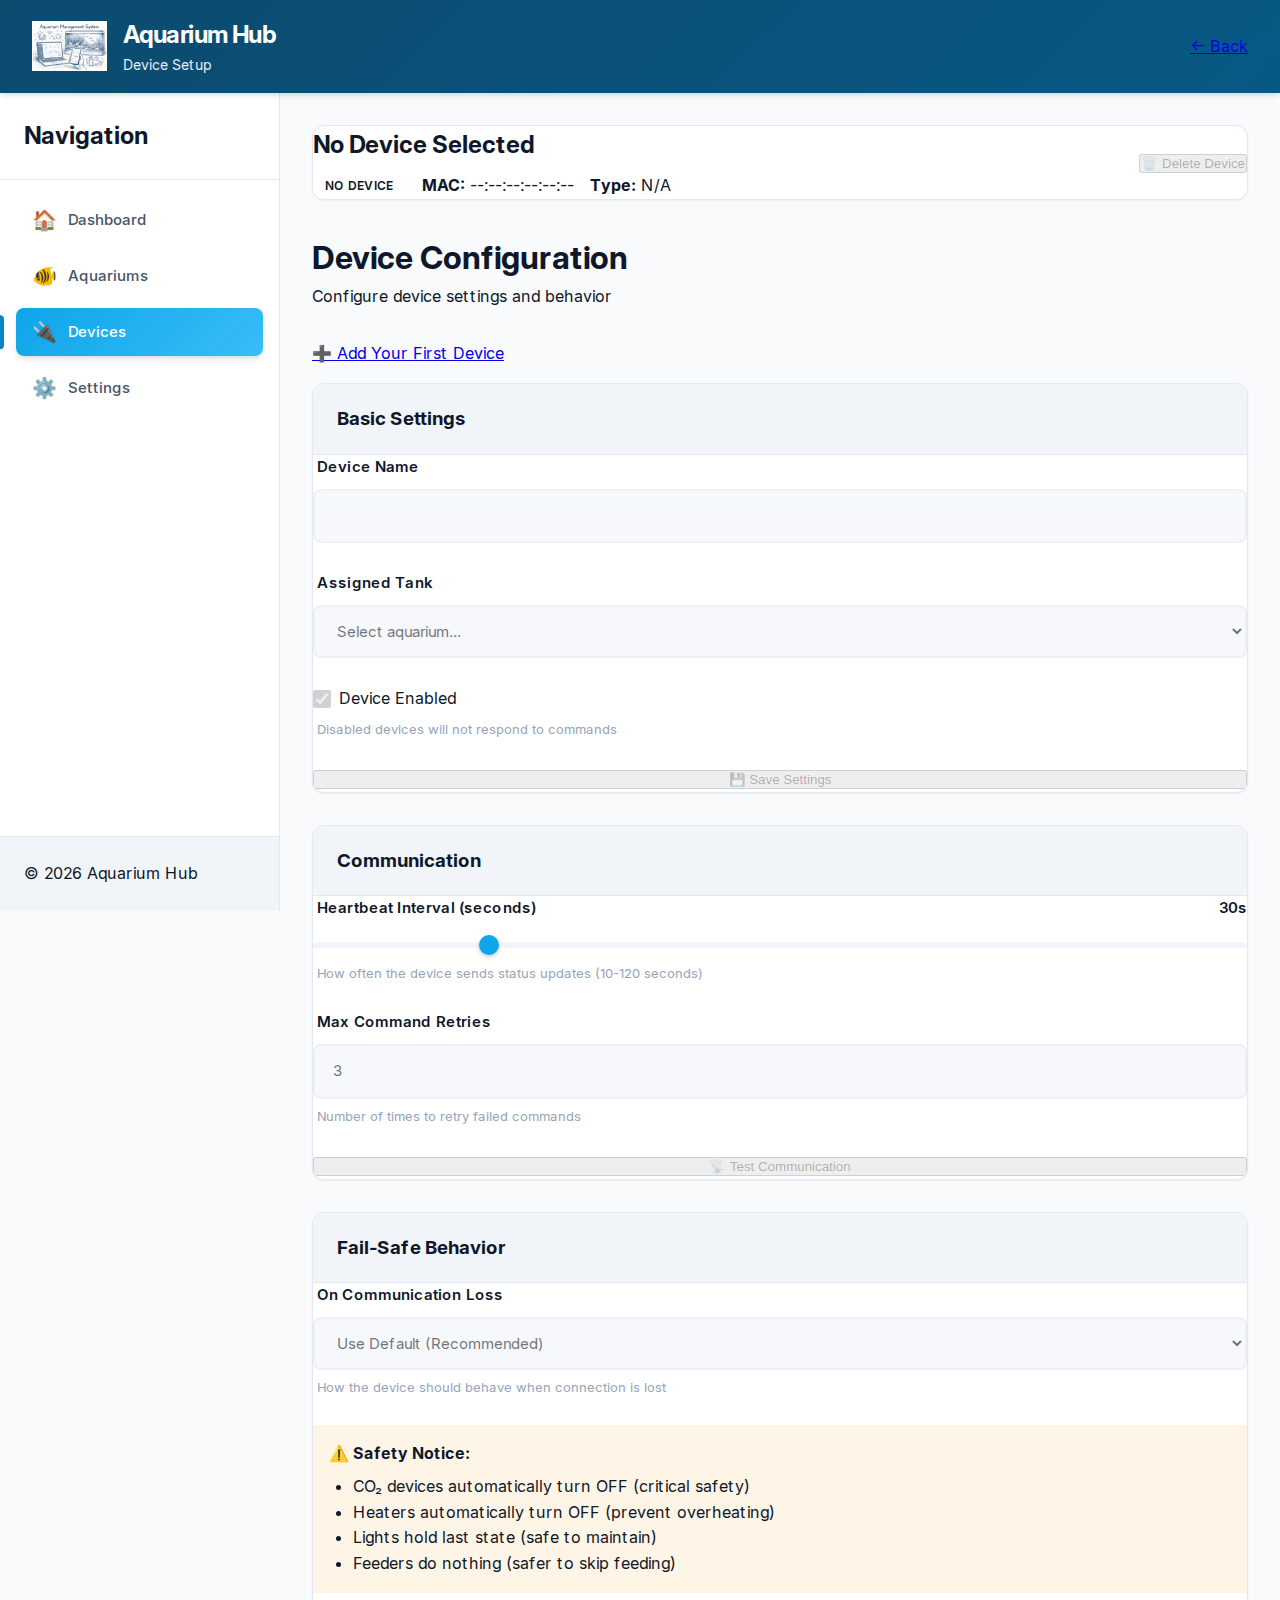
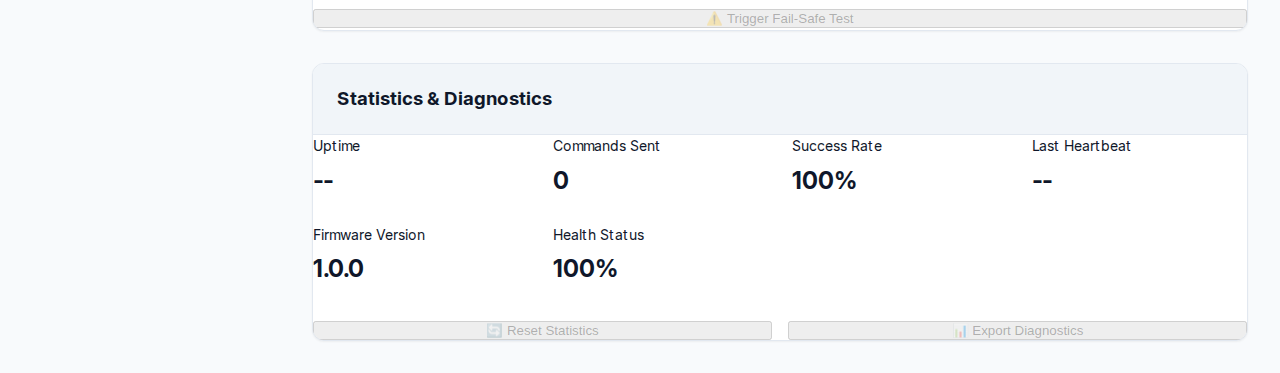
<file: src/hub/data/UI/device/device-setup.html>
<!DOCTYPE html>
<html lang="en">
<head>
    <meta charset="UTF-8">
    <meta name="viewport" content="width=device-width, initial-scale=1.0, maximum-scale=5.0, user-scalable=yes">
    <meta name="apple-mobile-web-app-capable" content="yes">
    <meta name="apple-mobile-web-app-status-bar-style" content="black-translucent">
    <meta name="theme-color" content="#0c4a6e">
    <title>Device Setup - Aquarium Hub</title>
    <link rel="stylesheet" href="../styles/styles.css">
</head>
<body>
    <!-- Navbar -->
    <nav class="navbar">
        <div class="navbar-content">
            <div class="navbar-brand">
                <img src="../images/logo.png" alt="Logo" class="navbar-logo">
                <div>
                    <h1 class="brand-title">Aquarium Hub</h1>
                    <p class="brand-subtitle">Device Setup</p>
                </div>
            </div>
            <div class="navbar-actions">
                <a href="manage-devices.html" class="btn btn-secondary">
                    <span>←</span> Back
                </a>
            </div>
        </div>
    </nav>

    <div class="container">
        <!-- Sidebar -->
        <aside class="sidebar">
            <div class="sidebar-header">
                <h2>Navigation</h2>
            </div>
            <nav class="sidebar-nav">
                <a href="../index.html" class="nav-item">
                    <span class="nav-icon">🏠</span>
                    <span class="nav-label">Dashboard</span>
                </a>
                <a href="../aquarium/aquarium-selection.html" class="nav-item">
                    <span class="nav-icon">🐠</span>
                    <span class="nav-label">Aquariums</span>
                </a>
                <a href="manage-devices.html" class="nav-item active">
                    <span class="nav-icon">🔌</span>
                    <span class="nav-label">Devices</span>
                </a>
                <a href="#" class="nav-item">
                    <span class="nav-icon">⚙️</span>
                    <span class="nav-label">Settings</span>
                </a>
            </nav>
            <div class="sidebar-footer">
                <p>&copy; 2026 Aquarium Hub</p>
            </div>
        </aside>

        <!-- Main Content -->
        <main class="main-content">
            <!-- Device Info Card -->
            <div class="card" style="margin-bottom: 2rem;">
                <div class="card-body" style="display: flex; justify-content: space-between; align-items: center; flex-wrap: wrap; gap: 1rem;">
                    <div style="flex: 1;">
                        <h2 id="deviceName" style="margin: 0 0 0.5rem 0;">Device Name</h2>
                        <div style="display: flex; gap: 1rem; flex-wrap: wrap; align-items: center;">
                            <span class="badge badge-online" id="statusBadge">Online</span>
                            <span style="color: var(--color-text-secondary);">
                                <strong>MAC:</strong> <span id="deviceMac">--:--:--:--:--:--</span>
                            </span>
                            <span style="color: var(--color-text-secondary);">
                                <strong>Type:</strong> <span id="deviceType">Unknown</span>
                            </span>
                        </div>
                    </div>
                    <div>
                        <button class="btn btn-danger" onclick="deleteDevice()">
                            <span>🗑️</span> Delete Device
                        </button>
                    </div>
                </div>
            </div>

            <div class="page-header">
                <h1>Device Configuration</h1>
                <p class="page-description">Configure device settings and behavior</p>
            </div>

            <!-- Basic Settings -->
            <div class="card" style="margin-bottom: 2rem;">
                <div class="card-header">
                    <h3>Basic Settings</h3>
                </div>
                <div class="card-body">
                    <form id="deviceSetupForm">
                        <!-- Device Name -->
                        <div class="form-group">
                            <label for="editDeviceName" class="form-label">Device Name</label>
                            <input type="text" id="editDeviceName" class="form-input" required>
                        </div>

                        <!-- Tank Assignment -->
                        <div class="form-group">
                            <label for="tankId" class="form-label">Assigned Tank</label>
                            <select id="tankId" class="form-input" required>
                                <option value="">Select aquarium...</option>
                            </select>
                        </div>

                        <!-- Enable/Disable -->
                        <div class="form-group">
                            <label class="checkbox-label">
                                <input type="checkbox" class="checkbox" id="deviceEnabled" checked>
                                <span>Device Enabled</span>
                            </label>
                            <small class="form-help">Disabled devices will not respond to commands</small>
                        </div>

                        <!-- Save Button -->
                        <button type="submit" class="btn btn-primary" style="width: 100%;">
                            <span>💾</span> Save Settings
                        </button>
                    </form>
                </div>
            </div>

            <!-- Communication Settings -->
            <div class="card" style="margin-bottom: 2rem;">
                <div class="card-header">
                    <h3>Communication</h3>
                </div>
                <div class="card-body">
                    <!-- Heartbeat Interval -->
                    <div class="form-group">
                        <label for="heartbeatInterval" class="form-label">
                            Heartbeat Interval (seconds)
                            <span style="float: right; color: var(--color-primary);">
                                <span id="heartbeatValue">30</span>s
                            </span>
                        </label>
                        <input type="range" id="heartbeatInterval" class="form-range" min="10" max="120" value="30" step="10" oninput="updateHeartbeat(this.value)">
                        <small class="form-help">How often the device sends status updates (10-120 seconds)</small>
                    </div>

                    <!-- Retry Settings -->
                    <div class="form-group">
                        <label for="maxRetries" class="form-label">Max Command Retries</label>
                        <input type="number" id="maxRetries" class="form-input" value="3" min="0" max="10">
                        <small class="form-help">Number of times to retry failed commands</small>
                    </div>

                    <!-- Communication Test -->
                    <div style="margin-top: 1.5rem;">
                        <button class="btn btn-secondary" style="width: 100%;" onclick="testCommunication()">
                            <span>📡</span> Test Communication
                        </button>
                        <div id="testResult" style="margin-top: 1rem; display: none;"></div>
                    </div>
                </div>
            </div>

            <!-- Fail-Safe Settings -->
            <div class="card" style="margin-bottom: 2rem;">
                <div class="card-header">
                    <h3>Fail-Safe Behavior</h3>
                </div>
                <div class="card-body">
                    <div class="form-group">
                        <label for="failSafeMode" class="form-label">On Communication Loss</label>
                        <select id="failSafeMode" class="form-input">
                            <option value="default">Use Default (Recommended)</option>
                            <option value="off">Turn Off</option>
                            <option value="hold">Hold Last State</option>
                            <option value="custom">Custom Behavior</option>
                        </select>
                        <small class="form-help">How the device should behave when connection is lost</small>
                    </div>

                    <!-- Fail-Safe Warnings -->
                    <div id="failSafeWarning" style="padding: 1rem; background: rgba(245, 158, 11, 0.1); border-left: 4px solid var(--color-accent-warning); border-radius: var(--radius-sm); margin-top: 1rem;">
                        <strong>⚠️ Safety Notice:</strong>
                        <ul style="margin: 0.5rem 0 0; padding-left: 1.5rem;">
                            <li>CO₂ devices automatically turn OFF (critical safety)</li>
                            <li>Heaters automatically turn OFF (prevent overheating)</li>
                            <li>Lights hold last state (safe to maintain)</li>
                            <li>Feeders do nothing (safer to skip feeding)</li>
                        </ul>
                    </div>

                    <button class="btn btn-warning" style="width: 100%; margin-top: 1rem;" onclick="triggerFailSafe()">
                        <span>⚠️</span> Trigger Fail-Safe Test
                    </button>
                </div>
            </div>

            <!-- Device Statistics -->
            <div class="card">
                <div class="card-header">
                    <h3>Statistics & Diagnostics</h3>
                </div>
                <div class="card-body">
                    <div style="display: grid; grid-template-columns: repeat(auto-fit, minmax(200px, 1fr)); gap: 1.5rem;">
                        <div>
                            <div style="color: var(--color-text-secondary); font-size: 0.875rem; margin-bottom: 0.25rem;">Uptime</div>
                            <div style="font-size: 1.5rem; font-weight: 700;" id="uptime">--</div>
                        </div>
                        <div>
                            <div style="color: var(--color-text-secondary); font-size: 0.875rem; margin-bottom: 0.25rem;">Commands Sent</div>
                            <div style="font-size: 1.5rem; font-weight: 700;" id="commandCount">0</div>
                        </div>
                        <div>
                            <div style="color: var(--color-text-secondary); font-size: 0.875rem; margin-bottom: 0.25rem;">Success Rate</div>
                            <div style="font-size: 1.5rem; font-weight: 700; color: var(--color-accent);" id="successRate">100%</div>
                        </div>
                        <div>
                            <div style="color: var(--color-text-secondary); font-size: 0.875rem; margin-bottom: 0.25rem;">Last Heartbeat</div>
                            <div style="font-size: 1.5rem; font-weight: 700;" id="lastHeartbeat">--</div>
                        </div>
                        <div>
                            <div style="color: var(--color-text-secondary); font-size: 0.875rem; margin-bottom: 0.25rem;">Firmware Version</div>
                            <div style="font-size: 1.5rem; font-weight: 700;" id="firmwareVersion">1.0.0</div>
                        </div>
                        <div>
                            <div style="color: var(--color-text-secondary); font-size: 0.875rem; margin-bottom: 0.25rem;">Health Status</div>
                            <div style="font-size: 1.5rem; font-weight: 700; color: var(--color-accent);" id="health">100%</div>
                        </div>
                    </div>

                    <!-- Reset Statistics -->
                    <div style="margin-top: 2rem; display: flex; gap: 1rem;">
                        <button class="btn btn-secondary" style="flex: 1;" onclick="resetStatistics()">
                            <span>🔄</span> Reset Statistics
                        </button>
                        <button class="btn btn-secondary" style="flex: 1;" onclick="exportDiagnostics()">
                            <span>📊</span> Export Diagnostics
                        </button>
                    </div>
                </div>
            </div>
        </main>
    </div>

    <!-- Custom Styles -->
    <style>
        .form-range {
            width: 100%;
            height: 8px;
            border-radius: 5px;
            background: var(--color-border);
            outline: none;
            -webkit-appearance: none;
        }

        .form-range::-webkit-slider-thumb {
            -webkit-appearance: none;
            appearance: none;
            width: 20px;
            height: 20px;
            border-radius: 50%;
            background: var(--color-primary);
            cursor: pointer;
            box-shadow: 0 2px 4px rgba(0, 0, 0, 0.2);
        }

        .form-range::-moz-range-thumb {
            width: 20px;
            height: 20px;
            border-radius: 50%;
            background: var(--color-primary);
            cursor: pointer;
            border: none;
            box-shadow: 0 2px 4px rgba(0, 0, 0, 0.2);
        }

        .checkbox-label {
            display: flex;
            align-items: center;
            gap: 0.5rem;
            cursor: pointer;
        }

        .checkbox {
            width: 18px;
            height: 18px;
            cursor: pointer;
        }
    </style>

    <script src="../scripts/app.js"></script>
    <script src="../scripts/device-setup.js"></script>
</body>
</html>
</file>
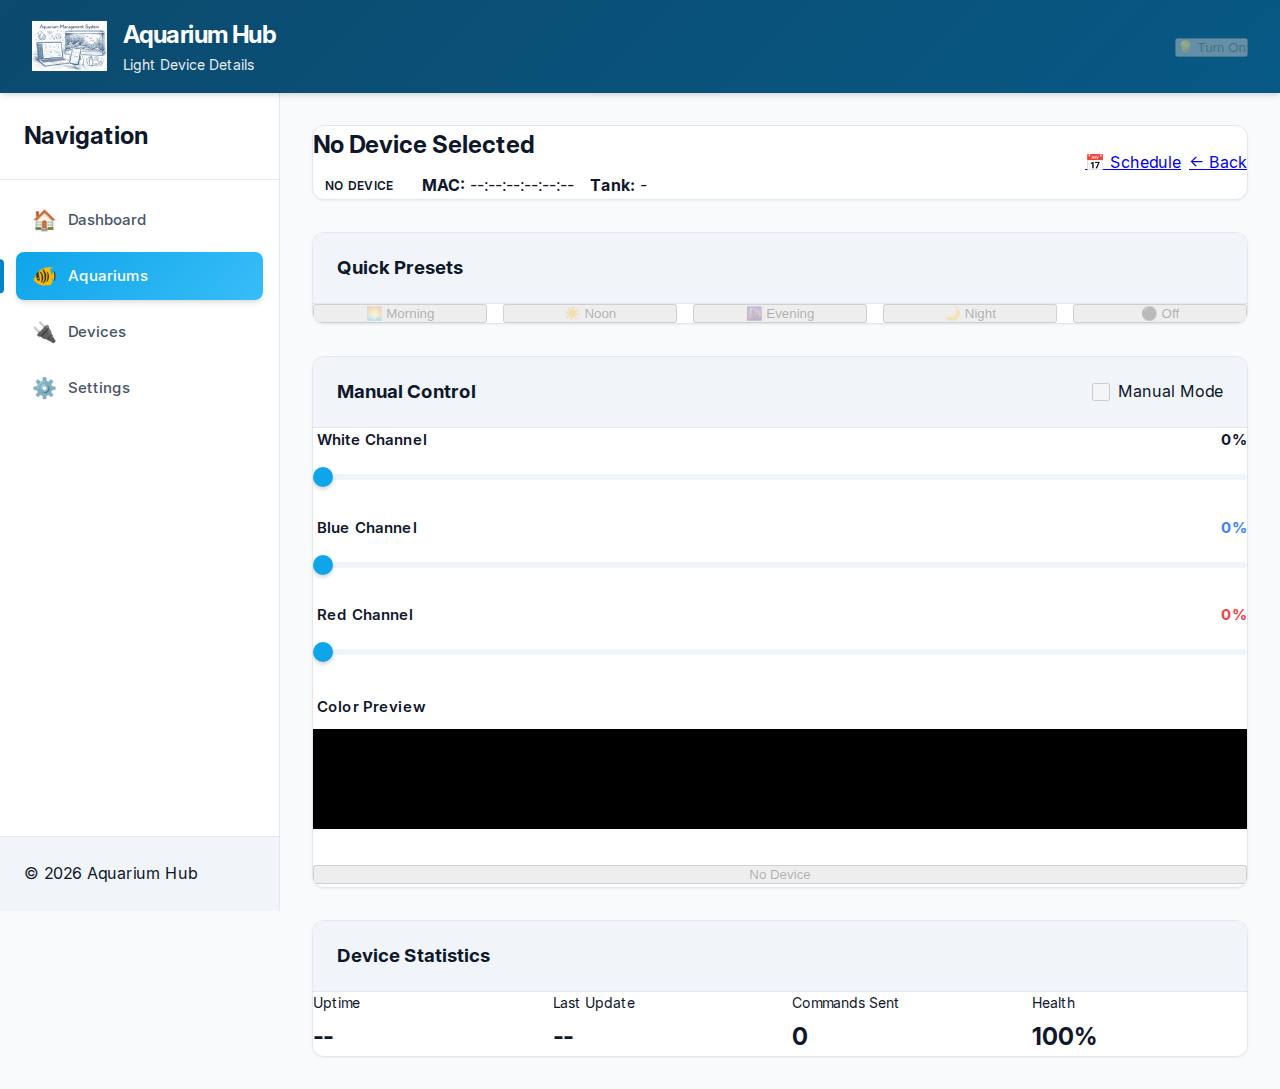
<file: src/hub/data/UI/aquarium/details/light-details.html>
<!DOCTYPE html>
<html lang="en">
<head>
    <meta charset="UTF-8">
    <meta name="viewport" content="width=device-width, initial-scale=1.0, maximum-scale=5.0, user-scalable=yes">
    <meta name="apple-mobile-web-app-capable" content="yes">
    <meta name="apple-mobile-web-app-status-bar-style" content="black-translucent">
    <meta name="theme-color" content="#0c4a6e">
    <title>Light Device Details - Aquarium Hub</title>
    <link rel="stylesheet" href="../../styles/styles.css">
</head>
<body>
    <!-- Navbar -->
    <nav class="navbar">
        <div class="navbar-content">
            <div class="navbar-brand">
                <img src="../../images/logo.png" alt="Logo" class="navbar-logo">
                <div>
                    <h1 class="brand-title">Aquarium Hub</h1>
                    <p class="brand-subtitle">Light Device Details</p>
                </div>
            </div>
            <div class="navbar-actions">
                <button class="btn btn-success" onclick="toggleLight()">
                    <span id="powerIcon">💡</span> <span id="powerText">Turn On</span>
                </button>
            </div>
        </div>
    </nav>

    <div class="container">
        <!-- Sidebar -->
        <aside class="sidebar">
            <div class="sidebar-header">
                <h2>Navigation</h2>
            </div>
            <nav class="sidebar-nav">
                <a href="../../index.html" class="nav-item">
                    <span class="nav-icon">🏠</span>
                    <span class="nav-label">Dashboard</span>
                </a>
                <a href="../aquarium-selection.html" class="nav-item active">
                    <span class="nav-icon">🐠</span>
                    <span class="nav-label">Aquariums</span>
                </a>
                <a href="../../device/manage-devices.html" class="nav-item">
                    <span class="nav-icon">🔌</span>
                    <span class="nav-label">Devices</span>
                </a>
                <a href="#" class="nav-item">
                    <span class="nav-icon">⚙️</span>
                    <span class="nav-label">Settings</span>
                </a>
            </nav>
            <div class="sidebar-footer">
                <p>&copy; 2026 Aquarium Hub</p>
            </div>
        </aside>

        <!-- Main Content -->
        <main class="main-content">
            <!-- Device Info Card -->
            <div class="card" style="margin-bottom: 2rem;">
                <div class="card-body" style="display: flex; justify-content: space-between; align-items: center; flex-wrap: wrap; gap: 1rem;">
                    <div style="flex: 1;">
                        <h2 id="deviceName" style="margin: 0 0 0.5rem 0;">Light Controller</h2>
                        <div style="display: flex; gap: 1rem; flex-wrap: wrap; align-items: center;">
                            <span class="badge badge-online" id="statusBadge">Online</span>
                            <span style="color: var(--color-text-secondary);">
                                <strong>MAC:</strong> <span id="deviceMac">--:--:--:--:--:--</span>
                            </span>
                            <span style="color: var(--color-text-secondary);">
                                <strong>Tank:</strong> <span id="tankId">-</span>
                            </span>
                        </div>
                    </div>
                    <div style="display: flex; gap: 0.5rem;">
                        <a href="../../device/schedule/light-schedule.html" class="btn btn-primary">
                            <span>📅</span> Schedule
                        </a>
                        <a href="../aquarium-devices.html" class="btn btn-secondary">
                            <span>←</span> Back
                        </a>
                    </div>
                </div>
            </div>

            <!-- Quick Presets -->
            <div class="card" style="margin-bottom: 2rem;">
                <div class="card-header">
                    <h3>Quick Presets</h3>
                </div>
                <div class="card-body">
                    <div style="display: grid; grid-template-columns: repeat(auto-fit, minmax(150px, 1fr)); gap: 1rem;">
                        <button class="btn btn-secondary" onclick="applyPreset('morning')">
                            <span>🌅</span> Morning
                        </button>
                        <button class="btn btn-secondary" onclick="applyPreset('noon')">
                            <span>☀️</span> Noon
                        </button>
                        <button class="btn btn-secondary" onclick="applyPreset('evening')">
                            <span>🌆</span> Evening
                        </button>
                        <button class="btn btn-secondary" onclick="applyPreset('night')">
                            <span>🌙</span> Night
                        </button>
                        <button class="btn btn-secondary" onclick="applyPreset('off')">
                            <span>⚫</span> Off
                        </button>
                    </div>
                </div>
            </div>

            <!-- Manual Control -->
            <div class="card">
                <div class="card-header">
                    <h3>Manual Control</h3>
                    <label class="checkbox-label">
                        <input type="checkbox" class="checkbox" id="manualMode">
                        <span>Manual Mode</span>
                    </label>
                </div>
                <div class="card-body">
                    <!-- White Channel -->
                    <div class="form-group">
                        <label for="whiteLevel" class="form-label">
                            White Channel
                            <span style="float: right; font-weight: 700; color: var(--color-primary);">
                                <span id="whiteValue">0</span>%
                            </span>
                        </label>
                        <input type="range" id="whiteLevel" class="form-range" min="0" max="100" value="0" oninput="updateChannel('white', this.value)">
                    </div>

                    <!-- Blue Channel -->
                    <div class="form-group">
                        <label for="blueLevel" class="form-label">
                            Blue Channel
                            <span style="float: right; font-weight: 700; color: #3b82f6;">
                                <span id="blueValue">0</span>%
                            </span>
                        </label>
                        <input type="range" id="blueLevel" class="form-range" min="0" max="100" value="0" oninput="updateChannel('blue', this.value)">
                    </div>

                    <!-- Red Channel -->
                    <div class="form-group">
                        <label for="redLevel" class="form-label">
                            Red Channel
                            <span style="float: right; font-weight: 700; color: #ef4444;">
                                <span id="redValue">0</span>%
                            </span>
                        </label>
                        <input type="range" id="redLevel" class="form-range" min="0" max="100" value="0" oninput="updateChannel('red', this.value)">
                    </div>

                    <!-- Color Preview -->
                    <div style="margin-top: 2rem;">
                        <label class="form-label">Color Preview</label>
                        <div id="colorPreview" style="
                            height: 100px;
                            border-radius: var(--radius-md);
                            background: rgb(0, 0, 0);
                            border: 2px solid var(--color-border);
                            transition: background 0.3s ease;
                        "></div>
                    </div>

                    <!-- Apply Button -->
                    <div style="margin-top: 2rem;">
                        <button class="btn btn-primary" style="width: 100%;" onclick="applyManualSettings()">
                            <span>✓</span> Apply Settings
                        </button>
                    </div>
                </div>
            </div>

            <!-- Device Statistics -->
            <div class="card" style="margin-top: 2rem;">
                <div class="card-header">
                    <h3>Device Statistics</h3>
                </div>
                <div class="card-body">
                    <div style="display: grid; grid-template-columns: repeat(auto-fit, minmax(200px, 1fr)); gap: 1.5rem;">
                        <div>
                            <div style="color: var(--color-text-secondary); font-size: 0.875rem; margin-bottom: 0.25rem;">Uptime</div>
                            <div style="font-size: 1.5rem; font-weight: 700;" id="uptime">--</div>
                        </div>
                        <div>
                            <div style="color: var(--color-text-secondary); font-size: 0.875rem; margin-bottom: 0.25rem;">Last Update</div>
                            <div style="font-size: 1.5rem; font-weight: 700;" id="lastUpdate">--</div>
                        </div>
                        <div>
                            <div style="color: var(--color-text-secondary); font-size: 0.875rem; margin-bottom: 0.25rem;">Commands Sent</div>
                            <div style="font-size: 1.5rem; font-weight: 700;" id="commandCount">0</div>
                        </div>
                        <div>
                            <div style="color: var(--color-text-secondary); font-size: 0.875rem; margin-bottom: 0.25rem;">Health</div>
                            <div style="font-size: 1.5rem; font-weight: 700; color: var(--color-accent);" id="health">100%</div>
                        </div>
                    </div>
                </div>
            </div>
        </main>
    </div>

    <!-- Custom Styles for Range Input -->
    <style>
        .form-range {
            width: 100%;
            height: 8px;
            border-radius: 5px;
            background: var(--color-border);
            outline: none;
            -webkit-appearance: none;
        }

        .form-range::-webkit-slider-thumb {
            -webkit-appearance: none;
            appearance: none;
            width: 20px;
            height: 20px;
            border-radius: 50%;
            background: var(--color-primary);
            cursor: pointer;
            box-shadow: 0 2px 4px rgba(0, 0, 0, 0.2);
        }

        .form-range::-moz-range-thumb {
            width: 20px;
            height: 20px;
            border-radius: 50%;
            background: var(--color-primary);
            cursor: pointer;
            border: none;
            box-shadow: 0 2px 4px rgba(0, 0, 0, 0.2);
        }

        .checkbox-label {
            display: flex;
            align-items: center;
            gap: 0.5rem;
            cursor: pointer;
        }

        .checkbox {
            width: 18px;
            height: 18px;
            cursor: pointer;
        }
    </style>

    <script src="../../scripts/app.js"></script>
    <script src="../../scripts/light-details.js"></script>
</body>
</html>
</file>
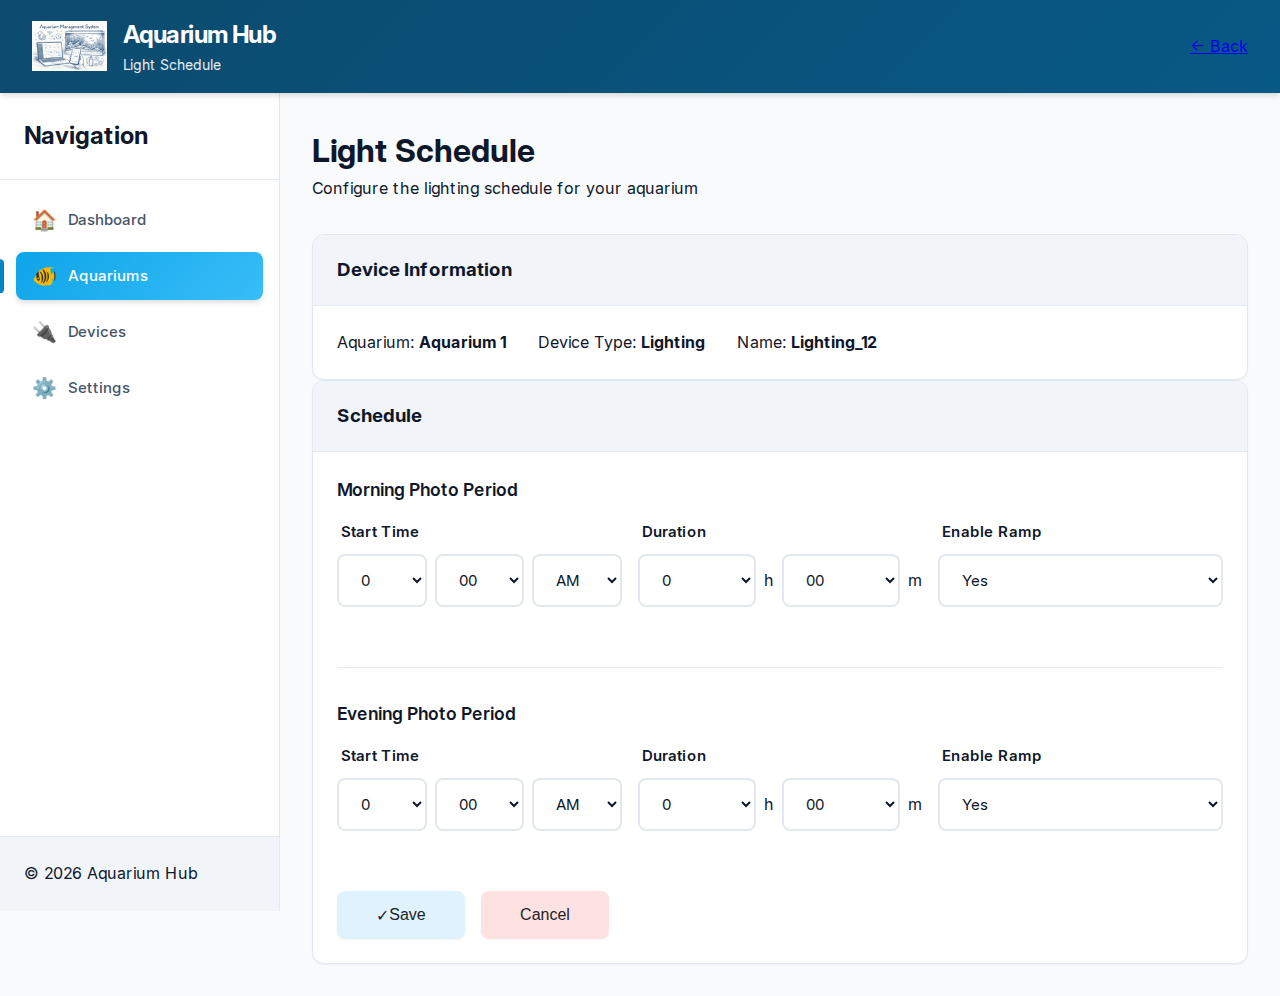
<file: src/hub/data/UI/device/schedule/light-schedule.html>
<!DOCTYPE html>
<html lang="en">
<head>
    <meta charset="UTF-8">
    <meta name="viewport" content="width=device-width, initial-scale=1.0, maximum-scale=5.0, user-scalable=yes">
    <meta name="apple-mobile-web-app-capable" content="yes">
    <meta name="apple-mobile-web-app-status-bar-style" content="black-translucent">
    <meta name="theme-color" content="#0c4a6e">
    <title>Light Schedule - Aquarium Hub</title>
    <link rel="stylesheet" href="../../styles/styles.css">
</head>
<body>
    <!-- Navbar -->
    <nav class="navbar">
        <div class="navbar-content">
            <div class="navbar-brand">
                <img src="../../images/logo.png" alt="Logo" class="navbar-logo">
                <div>
                    <h1 class="brand-title">Aquarium Hub</h1>
                    <p class="brand-subtitle">Light Schedule</p>
                </div>
            </div>
            <div class="navbar-actions">
                <a href="../../aquarium/aquarium-selection.html" class="btn btn-secondary">
                    <span>←</span> Back
                </a>
            </div>
        </div>
    </nav>

    <div class="container">
        <!-- Sidebar -->
        <aside class="sidebar">
            <div class="sidebar-header">
                <h2>Navigation</h2>
            </div>
            <nav class="sidebar-nav">
                <a href="../../index.html" class="nav-item">
                    <span class="nav-icon">🏠</span>
                    <span class="nav-label">Dashboard</span>
                </a>
                <a href="../../aquarium/aquarium-selection.html" class="nav-item active">
                    <span class="nav-icon">🐠</span>
                    <span class="nav-label">Aquariums</span>
                </a>
                <a href="../../device/manage-devices.html" class="nav-item">
                    <span class="nav-icon">🔌</span>
                    <span class="nav-label">Devices</span>
                </a>
                <a href="#" class="nav-item">
                    <span class="nav-icon">⚙️</span>
                    <span class="nav-label">Settings</span>
                </a>
            </nav>
            <div class="sidebar-footer">
                <p>&copy; 2026 Aquarium Hub</p>
            </div>
        </aside>

        <!-- Main Content -->
        <main class="main-content">
            <div class="page-header">
                <h1>Light Schedule</h1>
                <p class="page-description">Configure the lighting schedule for your aquarium</p>
            </div>

            <div class="card">
                <div class="card-header">
                    <h3>Device Information</h3>
                </div>
                <div class="card-content">
                    <div style="display: flex; flex-wrap: wrap; gap: 2rem; align-items: center;">
                        <div><span>Aquarium:</span> <span style="font-weight: bold;" id="tankName">Aquarium 1</span></div>
                        <div><span>Device Type:</span> <span style="font-weight: bold;" id="deviceType">Lighting</span></div>
                        <div><span>Name:</span> <span style="font-weight: bold;" id="deviceName">Lighting_12</span></div>
                    </div>
                </div>
            </div>

            <div class="card">
                <div class="card-header">
                    <h3>Schedule</h3>
                </div>
                <div class="card-content">
                    <form id="lightScheduleForm">
                        <!-- Morning Photo Period -->
                        <div class="form-group">
                            <h4 style="margin-bottom: 1rem; font-size: 1.1rem; font-weight: 600;">Morning Photo Period</h4>
                            
                            <div style="display: grid; grid-template-columns: repeat(auto-fit, minmax(200px, 1fr)); gap: 1rem; margin-bottom: 1.5rem;">
                                <div class="form-group">
                                    <label for="morningStartHour" class="form-label">Start Time</label>
                                    <div style="display: flex; gap: 0.5rem;">
                                        <select id="morningStartHour" class="form-input"></select>
                                        <select id="morningStartMinute" class="form-input"></select>
                                        <select id="morningStartAMPM" class="form-input"></select>
                                    </div>
                                </div>
                                <div class="form-group">
                                    <label for="morningDurationHour" class="form-label">Duration</label>
                                    <div style="display: flex; gap: 0.5rem; align-items: center;">
                                        <select id="morningDurationHour" class="form-input"></select>
                                        <span>h</span>
                                        <select id="morningDurationMinute" class="form-input"></select>
                                        <span>m</span>
                                    </div>
                                </div>
                                <div class="form-group">
                                    <label for="morningRamp" class="form-label">Enable Ramp</label>
                                    <select id="morningRamp" class="form-input">
                                        <option value="yes">Yes</option>
                                        <option value="no">No</option>
                                    </select>
                                </div>
                            </div>
                        </div>

                        <hr style="margin: 2rem 0; border: none; border-top: 1px solid var(--border-color);">

                        <!-- Evening Photo Period -->
                        <div class="form-group">
                            <h4 style="margin-bottom: 1rem; font-size: 1.1rem; font-weight: 600;">Evening Photo Period</h4>
                            
                            <div style="display: grid; grid-template-columns: repeat(auto-fit, minmax(200px, 1fr)); gap: 1rem; margin-bottom: 1.5rem;">
                                <div class="form-group">
                                    <label for="eveningStartHour" class="form-label">Start Time</label>
                                    <div style="display: flex; gap: 0.5rem;">
                                        <select id="eveningStartHour" class="form-input"></select>
                                        <select id="eveningStartMinute" class="form-input"></select>
                                        <select id="eveningStartAMPM" class="form-input"></select>
                                    </div>
                                </div>
                                <div class="form-group">
                                    <label for="eveningDurationHour" class="form-label">Duration</label>
                                    <div style="display: flex; gap: 0.5rem; align-items: center;">
                                        <select id="eveningDurationHour" class="form-input"></select>
                                        <span>h</span>
                                        <select id="eveningDurationMinute" class="form-input"></select>
                                        <span>m</span>
                                    </div>
                                </div>
                                <div class="form-group">
                                    <label for="eveningRamp" class="form-label">Enable Ramp</label>
                                    <select id="eveningRamp" class="form-input">
                                        <option value="yes">Yes</option>
                                        <option value="no">No</option>
                                    </select>
                                </div>
                            </div>
                        </div>

                        <!-- Submit Buttons -->
                        <div style="display: flex; gap: 1rem; margin-top: 2rem;">
                            <button type="submit" class="btn btn-create-aquarium" id="saveScheduleBtn">
                                <span>✓</span> Save
                            </button>
                            <button type="button" class="btn btn-cancel" id="cancelScheduleBtn">
                                Cancel
                            </button>
                        </div>
                    </form>
                </div>
            </div>
        </main>
    </div>

    <script>
        // Populate dropdowns for time and duration
        function populateDropdown(id, values, pad = true) {
            const sel = document.getElementById(id);
            sel.innerHTML = '';
            for (let i = 0; i < values.length; i++) {
                let val = values[i];
                let text = pad ? String(val).padStart(2, '0') : val;
                let opt = document.createElement('option');
                opt.value = val;
                opt.textContent = text;
                sel.appendChild(opt);
            }
        }
        
        function populateAMPM(id) {
            const sel = document.getElementById(id);
            sel.innerHTML = '';
            ['AM', 'PM'].forEach(val => {
                let opt = document.createElement('option');
                opt.value = val;
                opt.textContent = val;
                sel.appendChild(opt);
            });
        }
        
        // Morning Start Time: hour (0-11), minute (0,15,30,45), AM/PM
        populateDropdown('morningStartHour', Array.from({length: 12}, (_, i) => i), false);
        populateDropdown('morningStartMinute', [0, 15, 30, 45]);
        populateAMPM('morningStartAMPM');
        populateDropdown('morningDurationHour', Array.from({length: 13}, (_, i) => i), false);
        populateDropdown('morningDurationMinute', Array.from({length: 60}, (_, i) => i));
        
        // Evening Start Time: hour (0-11), minute (0,15,30,45), AM/PM
        populateDropdown('eveningStartHour', Array.from({length: 12}, (_, i) => i), false);
        populateDropdown('eveningStartMinute', [0, 15, 30, 45]);
        populateAMPM('eveningStartAMPM');
        populateDropdown('eveningDurationHour', Array.from({length: 13}, (_, i) => i), false);
        populateDropdown('eveningDurationMinute', Array.from({length: 60}, (_, i) => i));

        // Button handlers
        document.getElementById('saveScheduleBtn').onclick = function(e) {
            e.preventDefault();
            alert('Save not implemented (stub)');
        };
        
        document.getElementById('cancelScheduleBtn').onclick = function() {
            document.getElementById('lightScheduleForm').reset();
        };
    </script>
</body>
</html>
</file>
<file: src/hub/data/UI/styles/styles.css>
/* Custom Aquarium Form Buttons */
.btn-create-aquarium {
    background: #e0f2fe;
    color: #222;
    border: none;
    border-radius: 8px;
    font-size: 1rem;
    font-weight: 500;
    height: 3rem;
    min-width: 8rem;
    padding: 0 1.5rem;
    cursor: pointer;
    transition: var(--transition);
    box-shadow: var(--shadow-sm);
    display: flex;
    align-items: center;
    justify-content: center;
}
.btn-create-aquarium:hover {
    background: #bae6fd;
    color: #111;
}

.btn-cancel {
    background: #fee2e2;
    color: #222;
    border: none;
    border-radius: 8px;
    font-size: 1rem;
    font-weight: 500;
    height: 3rem;
    min-width: 8rem;
    padding: 0 1.5rem;
    cursor: pointer;
    transition: var(--transition);
    box-shadow: var(--shadow-sm);
    display: flex;
    align-items: center;
    justify-content: center;
}
.btn-cancel:hover {
    background: #fecaca;
    color: #111;
}
/* ========================================
   Modern Professional Aquarium Management System Styles
   ======================================== */

/* ===== Local Fonts ===== */
@font-face {
    font-family: 'Inter';
    font-style: normal;
    font-weight: 400;
    font-display: swap;
    src: url('../fonts/Inter-Regular.woff2') format('woff2');
}

@font-face {
    font-family: 'Inter';
    font-style: normal;
    font-weight: 500;
    font-display: swap;
    src: url('../fonts/Inter-Medium.woff2') format('woff2');
}

@font-face {
    font-family: 'Inter';
    font-style: normal;
    font-weight: 600;
    font-display: swap;
    src: url('../fonts/Inter-SemiBold.woff2') format('woff2');
}

@font-face {
    font-family: 'Inter';
    font-style: normal;
    font-weight: 700;
    font-display: swap;
    src: url('../fonts/Inter-Bold.woff2') format('woff2');
}

@font-face {
    font-family: 'Inter';
    font-style: normal;
    font-weight: 300 700;
    font-display: swap;
    src: url('../fonts/InterVariable.woff2') format('woff2');
}

/* ===== CSS Variables ===== */
:root {
    --primary-color: #0ea5e9;
    --primary-dark: #0284c7;
    --primary-light: #38bdf8;
    --secondary-color: #3b82f6;
    --success-color: #10b981;
    --warning-color: #f59e0b;
    --danger-color: #ef4444;
    --info-color: #06b6d4;
    
    --bg-primary: #ffffff;
    --bg-secondary: #f8fafc;
    --bg-tertiary: #f1f5f9;
    
    --text-primary: #0f172a;
    --text-secondary: #475569;
    --text-tertiary: #94a3b8;
    
    --border-color: #e2e8f0;
    --border-radius: 12px;
    --border-radius-sm: 8px;
    
    --shadow-sm: 0 1px 2px 0 rgba(0, 0, 0, 0.05);
    --shadow-md: 0 4px 6px -1px rgba(0, 0, 0, 0.1), 0 2px 4px -1px rgba(0, 0, 0, 0.06);
    --shadow-lg: 0 10px 15px -3px rgba(0, 0, 0, 0.1), 0 4px 6px -2px rgba(0, 0, 0, 0.05);
    --shadow-xl: 0 20px 25px -5px rgba(0, 0, 0, 0.1), 0 10px 10px -5px rgba(0, 0, 0, 0.04);
    
    --transition: all 0.3s cubic-bezier(0.4, 0, 0.2, 1);
}

/* ===== Global Styles ===== */
* {
    margin: 0;
    padding: 0;
    box-sizing: border-box;
}

html {
    overflow-x: hidden;
    -webkit-text-size-adjust: 100%;
    -ms-text-size-adjust: 100%;
}

body {
    font-family: 'Inter', -apple-system, BlinkMacSystemFont, 'Segoe UI', Roboto, 'Helvetica Neue', Arial, sans-serif;
    background: var(--bg-secondary);
    color: var(--text-primary);
    line-height: 1.6;
    -webkit-font-smoothing: antialiased;
    -moz-osx-font-smoothing: grayscale;
    overflow-x: hidden;
    min-width: 320px;
    -webkit-tap-highlight-color: transparent;
}

/* Improve touch interactions on mobile */
button, a, .nav-item, .action-btn, .btn-icon {
    -webkit-tap-highlight-color: rgba(0, 0, 0, 0.1);
    touch-action: manipulation;
}

/* Prevent horizontal scroll */
.navbar, .main-container, .main-content, .sidebar, .content-grid, .stats-grid {
    max-width: 100%;
}

img {
    max-width: 100%;
    height: auto;
}

/* ===== Top Navigation Bar ===== */
.navbar {
    background: linear-gradient(135deg, #0c4a6e 0%, #075985 100%);
    color: white;
    box-shadow: var(--shadow-md);
    position: sticky;
    top: 0;
    z-index: 1000;
}

.navbar-content {
    display: flex;
    justify-content: space-between;
    align-items: center;
    padding: 1rem 2rem;
    max-width: 1920px;
    margin: 0 auto;
}

.navbar-brand {
    display: flex;
    align-items: center;
    gap: 1rem;
}

.navbar-logo {
    height: 50px;
    width: auto;
    object-fit: contain;
}

.brand-info {
    display: flex;
    flex-direction: column;
}

.brand-title {
    font-size: 1.5rem;
    font-weight: 700;
    letter-spacing: -0.025em;
    margin: 0;
}

.brand-subtitle {
    font-size: 0.875rem;
    opacity: 0.9;
    font-weight: 400;
}

.navbar-status {
    display: flex;
    align-items: center;
    gap: 1rem;
}

.status-indicator {
    display: flex;
    align-items: center;
    gap: 0.5rem;
    background: rgba(255, 255, 255, 0.1);
    padding: 0.5rem 1rem;
    border-radius: 50px;
    backdrop-filter: blur(10px);
}

.status-dot {
    width: 10px;
    height: 10px;
    border-radius: 50%;
    animation: pulse-dot 2s ease-in-out infinite;
}

.status-dot.online {
    background: var(--success-color);
    box-shadow: 0 0 0 0 rgba(16, 185, 129, 0.7);
}

.status-dot.offline {
    background: var(--danger-color);
}

@keyframes pulse-dot {
    0%, 100% {
        box-shadow: 0 0 0 0 rgba(16, 185, 129, 0.7);
    }
    50% {
        box-shadow: 0 0 0 6px rgba(16, 185, 129, 0);
    }
}

.status-text {
    font-size: 0.875rem;
    font-weight: 500;
}

/* ===== Main Container ===== */
.main-container {
    display: flex;
    min-height: calc(100vh - 82px);
}

/* ===== Sidebar ===== */
.sidebar {
    width: 280px;
    background: var(--bg-primary);
    border-right: 1px solid var(--border-color);
    display: flex;
    flex-direction: column;
    position: sticky;
    top: 82px;
    height: calc(100vh - 82px);
    overflow-y: auto;
    overflow-x: hidden;
}

.sidebar-header {
    padding: 1.5rem;
    border-bottom: 1px solid var(--border-color);
}

.sidebar-header h3 {
    font-size: 0.875rem;
    font-weight: 600;
    text-transform: uppercase;
    letter-spacing: 0.05em;
    color: var(--text-tertiary);
}

.sidebar-nav {
    flex: 1;
    padding: 1rem;
}

.nav-item {
    display: flex;
    align-items: center;
    gap: 0.75rem;
    padding: 0.75rem 1rem;
    margin-bottom: 0.5rem;
    border-radius: var(--border-radius-sm);
    color: var(--text-secondary);
    text-decoration: none;
    font-weight: 500;
    transition: var(--transition);
    position: relative;
}

.nav-item:hover {
    background: var(--bg-tertiary);
    color: var(--primary-color);
}

.nav-item.active {
    background: linear-gradient(135deg, var(--primary-color), var(--primary-light));
    color: white;
    box-shadow: var(--shadow-md);
}

.nav-item.active::before {
    content: '';
    position: absolute;
    left: -1rem;
    top: 50%;
    transform: translateY(-50%);
    width: 4px;
    height: 70%;
    background: var(--primary-dark);
    border-radius: 0 4px 4px 0;
}

.nav-icon {
    width: 24px;
    height: 24px;
    flex-shrink: 0;
    font-size: 1.25rem;
    display: flex;
    align-items: center;
    justify-content: center;
    line-height: 1;
}

.nav-label {
    font-size: 0.9375rem;
    font-weight: 500;
}

/* ===== Sidebar Footer ===== */
.sidebar-footer {
    padding: 1.5rem;
    border-top: 1px solid var(--border-color);
    background: var(--bg-tertiary);
}

.system-info {
    display: flex;
    flex-direction: column;
    gap: 0.75rem;
}

.info-item {
    display: flex;
    justify-content: space-between;
    align-items: center;
    font-size: 0.875rem;
}

.info-label {
    color: var(--text-tertiary);
    font-weight: 500;
}

.info-value {
    color: var(--text-primary);
    font-weight: 600;
    font-family: 'Monaco', 'Courier New', monospace;
}

/* ===== Container ===== */
.container {
    display: flex;
    min-height: calc(100vh - 82px);
    max-width: 100%;
}

/* ===== Main Content ===== */
.main-content {
    flex: 1;
    padding: 2rem;
    overflow-y: auto;
    overflow-x: hidden;
    max-width: 1600px;
    width: 100%;
}

.page-header {
    margin-bottom: 2rem;
}

.page-title {
    font-size: 2rem;
    font-weight: 700;
    color: var(--text-primary);
    margin-bottom: 0.5rem;
}

.page-subtitle {
    font-size: 1rem;
    color: var(--text-secondary);
/* ===== Stats Grid ===== */
.stats-grid {
    display: grid;
    grid-template-columns: repeat(auto-fit, minmax(240px, 1fr));
    gap: 1.5rem;
    margin-bottom: 2rem;
}   gap: 1.5rem;
    margin-bottom: 2rem;
}

.stat-card {
    background: var(--bg-primary);
    border-radius: var(--border-radius);
    padding: 1.5rem;
    display: flex;
    align-items: center;
    gap: 1rem;
    box-shadow: var(--shadow-sm);
    border: 1px solid var(--border-color);
    transition: var(--transition);
}

.stat-card:hover {
    box-shadow: var(--shadow-md);
    transform: translateY(-2px);
}

.stat-icon {
    width: 60px;
    height: 60px;
    border-radius: var(--border-radius-sm);
    display: flex;
    align-items: center;
    justify-content: center;
    flex-shrink: 0;
}

.stat-icon svg {
    width: 28px;
    height: 28px;
    stroke-width: 2.5;
}

.stat-icon.blue {
    background: linear-gradient(135deg, #dbeafe, #bfdbfe);
    color: #1e40af;
}

.stat-icon.green {
    background: linear-gradient(135deg, #d1fae5, #a7f3d0);
    color: #065f46;
}

.stat-icon.orange {
    background: linear-gradient(135deg, #fed7aa, #fdba74);
    color: #92400e;
}

.stat-icon.red {
    background: linear-gradient(135deg, #fecaca, #fca5a5);
    color: #991b1b;
}

.stat-info {
    flex: 1;
}

.stat-label {
    display: block;
    font-size: 0.875rem;
    color: var(--text-tertiary);
    margin-bottom: 0.25rem;
    font-weight: 500;
}

.stat-value {
    display: block;
    font-size: 2rem;
    font-weight: 700;
    color: var(--text-primary);
    line-height: 1;
}

/* ===== Content Grid ===== */
.content-grid {
    display: grid;
    grid-template-columns: repeat(auto-fit, minmax(320px, 1fr));
    gap: 1.5rem;
}

/* ===== Cards ===== */
.card {
    background: var(--bg-primary);
    border-radius: var(--border-radius);
    box-shadow: var(--shadow-sm);
    border: 1px solid var(--border-color);
    overflow: hidden;
    transition: var(--transition);
}

.card:hover {
    box-shadow: var(--shadow-md);
}

.card-header {
    padding: 1.25rem 1.5rem;
    border-bottom: 1px solid var(--border-color);
    display: flex;
    justify-content: space-between;
    align-items: center;
    background: var(--bg-tertiary);
    margin-left: 0;
    left: 0;
    width: 100%;
    padding-left: 1.5rem;
    padding-right: 1.5rem;
    box-sizing: border-box;
}

.card-title {
    font-size: 1.125rem;
    font-weight: 600;
    color: var(--text-primary);
}

.card-content {
    padding: 1.5rem;
}

.btn-icon {
    width: 32px;
    height: 32px;
    border-radius: 6px;
    border: none;
    background: transparent;
    color: var(--text-secondary);
    cursor: pointer;
    display: flex;
    align-items: center;
    justify-content: center;
    transition: var(--transition);
}

.btn-icon:hover {
    background: var(--bg-secondary);
    color: var(--primary-color);
}

.btn-icon svg {
    width: 18px;
    height: 18px;
}

/* ===== Activity List ===== */
.activity-list {
    display: flex;
    flex-direction: column;
    gap: 1rem;
}

.activity-item {
    display: flex;
    align-items: flex-start;
    gap: 1rem;
}

.activity-icon {
    position: relative;
    margin-top: 0.25rem;
}

.activity-dot {
    width: 12px;
    height: 12px;
    border-radius: 50%;
    background: var(--primary-color);
    display: block;
    box-shadow: 0 0 0 4px rgba(14, 165, 233, 0.1);
}

.activity-details {
    flex: 1;
}

.activity-title {
    font-weight: 500;
    color: var(--text-primary);
    margin-bottom: 0.25rem;
}

.activity-time {
    font-size: 0.875rem;
    color: var(--text-tertiary);
}

/* ===== Status List ===== */
.status-list {
    display: flex;
    flex-direction: column;
    gap: 0.75rem;
}

.status-item {
    display: flex;
    justify-content: space-between;
    align-items: center;
    padding: 0.75rem;
    background: var(--bg-tertiary);
    border-radius: var(--border-radius-sm);
}

.status-label {
    font-weight: 500;
    color: var(--text-primary);
}

/* ===== Badges ===== */
.badge {
    display: inline-block;
    padding: 0.25rem 0.75rem;
    border-radius: 50px;
    font-size: 0.75rem;
    font-weight: 600;
    text-transform: uppercase;
    letter-spacing: 0.025em;
}

.badge-success {
    background: #d1fae5;
    color: #065f46;
}

.badge-info {
    background: #cffafe;
    color: #164e63;
}

.badge-warning {
    background: #fed7aa;
    color: #92400e;
}

.badge-danger {
    background: #fecaca;
    color: #991b1b;
}

/* ===== Action Grid ===== */
.action-grid {
    display: grid;
    grid-template-columns: repeat(2, 1fr);
    gap: 1rem;
}

.action-btn {
    display: flex;
    flex-direction: column;
    align-items: center;
    gap: 0.5rem;
    padding: 1.25rem;
    border: 2px dashed var(--border-color);
    border-radius: var(--border-radius-sm);
    background: var(--bg-secondary);
    color: var(--text-secondary);
    cursor: pointer;
    transition: var(--transition);
    font-weight: 500;
    text-decoration: none;
}

.action-btn:hover {
    border-color: var(--primary-color);
    background: var(--bg-primary);
    color: var(--primary-color);
    transform: translateY(-2px);
    box-shadow: var(--shadow-sm);
    text-decoration: none;
}

.action-btn svg {
    width: 24px;
    height: 24px;
}

/* ===== Form Elements ===== */
.form-group {
    margin-bottom: 1.75rem;
    /* background: #ffeedd; border: 1px solid #f00; */ /* Uncomment for debug */
}

.form-label {
    display: block;
    font-weight: 600;
    font-size: 0.9375rem;
    color: var(--text-primary);
    margin-bottom: 0.625rem;
    padding-left: 0.25rem;
    letter-spacing: 0.01em;
}

.form-input,
.form-select,
.form-textarea {
    width: 100%;
    padding: 0.875rem 1.125rem;
    font-size: 0.9375rem;
    line-height: 1.5;
    font-family: 'Inter', sans-serif;
    color: var(--text-primary);
    background: var(--bg-primary);
    border: 2px solid var(--border-color);
    border-radius: var(--border-radius-sm);
    transition: var(--transition);
    outline: none;
    box-sizing: border-box;
}

.form-input:focus,
.form-select:focus,
.form-textarea:focus {
    border-color: var(--primary-color);
    box-shadow: 0 0 0 3px rgba(14, 165, 233, 0.1);
}

.form-input:disabled,
.form-select:disabled,
.form-textarea:disabled {
    background: var(--bg-tertiary);
    cursor: not-allowed;
    opacity: 0.6;
}

.form-input::placeholder {
    color: var(--text-tertiary);
}

.form-textarea {
    min-height: 120px;
    resize: vertical;
    font-family: 'Inter', monospace;
}

.form-help {
    display: block;
    margin-top: 0.5rem;
    padding-left: 0.25rem;
    font-size: 0.8125rem;
    color: var(--text-tertiary);
    line-height: 1.4;
}

/* Schedule layout: two-column with right-side creator */
.schedule-layout {
    display: flex;
    gap: 1rem;
    align-items: flex-start;
}

@media (max-width: 900px) {
    .schedule-layout {
        flex-direction: column;
    }
}

/* Small utility for action rows in cards */
.action-row {
    display: flex;
    gap: 0.75rem;
    align-items: center;
}

.btn-go {
    background: var(--bg-primary);
    color: var(--text-primary);
    border: 2px solid var(--border-color);
    border-radius: 8px;
    padding: 0 0.75rem;
    height: 2.6rem;
    font-size: 0.95rem;
    font-weight: 600;
    cursor: pointer;
}
.btn-go:hover {
    background: var(--bg-secondary);
}

/* Narrower variant for inline Go button */
#btnGoAquarium {
    min-width: 5rem; /* smaller than default create button */
    padding: 0 0.6rem;
    height: 2.8rem;
    font-size: 0.95rem;
    display: inline-flex;
    align-items: center;
    justify-content: center;
}

.form-error {
    display: block;
    margin-top: 0.375rem;
    font-size: 0.8125rem;
    color: var(--danger-color);
    font-weight: 500;
}

/* Checkbox and Radio Styles */
input[type="checkbox"],
input[type="radio"] {
    width: 1.125rem;
    height: 1.125rem;
    cursor: pointer;
    accent-color: var(--primary-color);
}

.checkbox-group,
.radio-group {
    display: flex;
    align-items: center;
    gap: 0.5rem;
    padding: 0.75rem;
    border-radius: var(--border-radius-sm);
    transition: var(--transition);
}

.checkbox-group:hover,
.radio-group:hover {
    background: var(--bg-secondary);
}

.checkbox-group label,
.radio-group label {
    cursor: pointer;
    user-select: none;
    font-weight: 500;
}

/* Range Input Styles */
input[type="range"] {
    width: 100%;
    height: 6px;
    border-radius: 3px;
    background: var(--bg-tertiary);
    outline: none;
    -webkit-appearance: none;
}

input[type="range"]::-webkit-slider-thumb {
    -webkit-appearance: none;
    appearance: none;
    width: 20px;
    height: 20px;
    border-radius: 50%;
    background: var(--primary-color);
    cursor: pointer;
    transition: var(--transition);
}

input[type="range"]::-webkit-slider-thumb:hover {
    background: var(--primary-dark);
    transform: scale(1.1);
}

input[type="range"]::-moz-range-thumb {
    width: 20px;
    height: 20px;
    border-radius: 50%;
    background: var(--primary-color);
    cursor: pointer;
    border: none;
    transition: var(--transition);
}

input[type="range"]::-moz-range-thumb:hover {
    background: var(--primary-dark);
    transform: scale(1.1);
}

/* Select Dropdown Styles */
.form-select {
    appearance: none;
    background-image: url("data:image/svg+xml,%3Csvg xmlns='http://www.w3.org/2000/svg' width='12' height='12' viewBox='0 0 12 12'%3E%3Cpath fill='%23475569' d='M6 9L1 4h10z'/%3E%3C/svg%3E");
    background-repeat: no-repeat;
    background-position: right 1rem center;
    padding-right: 3rem;
}

/* Form Grid Layout */
.form-row {
    display: grid;
    grid-template-columns: 1fr 1fr;
    gap: 1rem;
}

@media (max-width: 768px) {
    .form-row {
        grid-template-columns: 1fr;
    }
}

/* ===== Parameter List ===== */
.parameter-list {
    display: flex;
    flex-direction: column;
    gap: 1rem;
}

.parameter-item {
    display: flex;
    justify-content: space-between;
    align-items: center;
    padding: 1rem;
    background: var(--bg-tertiary);
    border-radius: var(--border-radius-sm);
    border-left: 4px solid var(--success-color);
}

.parameter-info {
    display: flex;
    flex-direction: column;
    gap: 0.25rem;
}

.parameter-label {
    font-size: 0.875rem;
    color: var(--text-tertiary);
    font-weight: 500;
}

.parameter-value {
    font-size: 1.25rem;
    font-weight: 700;
    color: var(--text-primary);
    font-family: 'Monaco', 'Courier New', monospace;
}

.parameter-status {
    padding: 0.25rem 0.75rem;
    border-radius: 50px;
    font-size: 0.75rem;
    font-weight: 600;
    text-transform: uppercase;
}

.status-ok {
    background: #d1fae5;
    color: #065f46;
}

.status-warning {
    background: #fed7aa;
    color: #92400e;
}

.status-critical {
    background: #fecaca;
    color: #991b1b;
}

/* ===== Responsive Design ===== */
@media (max-width: 1200px) {
    .content-grid {
        grid-template-columns: 1fr;
    }
}

@media (max-width: 768px) {
    /* Container Mobile */
    .container {
        flex-direction: column;
        min-height: calc(100vh - 66px);
    }
    
    /* Navigation Bar Mobile */
    .navbar-content {
        padding: 0.75rem 1rem;
        flex-wrap: wrap;
    }
    
    .navbar-logo {
        height: 35px;
    }
    
    .brand-title {
        font-size: 1rem;
        line-height: 1.2;
    }
    
    .brand-subtitle {
        display: none;
    }
    
    .status-indicator {
        padding: 0.375rem 0.75rem;
        font-size: 0.75rem;
    }
    
    .status-dot {
        width: 8px;
        height: 8px;
    }
    
    /* Main Container Mobile */
    .main-container {
        flex-direction: column;
        min-height: calc(100vh - 66px);
    }
    
    /* Sidebar Mobile - Horizontal Scroll */
    .sidebar {
        width: 100%;
        position: sticky;
        top: 66px;
        height: auto;
        border-right: none;
        border-bottom: 1px solid var(--border-color);
        overflow-x: auto;
        overflow-y: visible;
        z-index: 100;
    }
    
    .sidebar-header {
        display: none;
    }
    
    .sidebar-nav {
        display: flex;
        flex-direction: row;
        padding: 0.5rem;
        gap: 0.5rem;
        overflow-x: auto;
        white-space: nowrap;
        -webkit-overflow-scrolling: touch;
    }
    
    .nav-item {
        flex-direction: column;
        padding: 0.5rem 1rem;
        margin: 0;
        text-align: center;
        min-width: 80px;
        gap: 0.25rem;
    }
    
    .nav-item span {
        font-size: 0.75rem;
    }
    
    .nav-item.active::before {
        display: none;
    }
    
    .nav-icon {
        width: 20px;
        height: 20px;
    }
    
    .sidebar-footer {
        display: none;
    }
    
    /* Main Content Mobile */
    .main-content {
        padding: 1rem;
        overflow-x: hidden;
    }
    
    /* Page Header Mobile */
    .page-header {
        margin-bottom: 1rem;
    }
    
    .page-title {
        font-size: 1.5rem;
        line-height: 1.2;
    }
    
    .page-subtitle {
        font-size: 0.875rem;
    }
    
    /* Stats Grid Mobile */
    .stats-grid {
        grid-template-columns: 1fr;
        gap: 1rem;
    }
    
    .stat-card {
        padding: 1rem;
    }
    
    .stat-icon {
        width: 50px;
        height: 50px;
    }
    
    .stat-icon svg {
        width: 24px;
        height: 24px;
    }
    
    .stat-label {
        font-size: 0.75rem;
    }
    
    .stat-value {
        font-size: 1.5rem;
    }
    
    /* Content Grid Mobile */
    .content-grid {
        grid-template-columns: 1fr;
        gap: 1rem;
    }
    
    /* Card Mobile */
    .card-header {
        padding: 1rem;
    }
    
    .card-title {
        font-size: 1rem;
    }
    
    .card-content {
        padding: 1rem;
    }
    
    /* Action Grid Mobile */
    .action-grid {
        grid-template-columns: repeat(2, 1fr);
        gap: 0.75rem;
    }
    
    .action-btn {
        padding: 1rem 0.5rem;
        font-size: 0.75rem;
    }
    
    .action-btn svg {
        width: 20px;
        height: 20px;
    }
    
    /* Activity List Mobile */
    .activity-item {
        gap: 0.75rem;
    }
    
    .activity-title {
        font-size: 0.875rem;
    }
    
    .activity-time {
        font-size: 0.75rem;
    }
    
    /* Status List Mobile */
    .status-item {
        padding: 0.625rem;
        font-size: 0.875rem;
    }
    
    /* Parameter List Mobile */
    .parameter-item {
        padding: 0.75rem;
        flex-direction: column;
        align-items: flex-start;
        gap: 0.5rem;
    }
    
    .parameter-value {
        font-size: 1.125rem;
    }
    
    .parameter-status {
        align-self: flex-end;
    }
}

/* Extra Small Mobile Devices */
@media (max-width: 480px) {
    .navbar-content {
        padding: 0.5rem;
    }
    
    .navbar-logo {
        height: 30px;
    }
    
    .brand-title {
        font-size: 0.875rem;
    }
    
    .navbar-brand {
        gap: 0.5rem;
    }
    
    .status-text {
        display: none;
    }
    
    .main-content {
        padding: 0.75rem;
    }
    
    .page-title {
        font-size: 1.25rem;
    }
    
    .page-subtitle {
        font-size: 0.813rem;
    }
    
    .stat-card {
        padding: 0.875rem;
    }
    
    .stat-icon {
        width: 45px;
        height: 45px;
    }
    
    .stat-icon svg {
        width: 22px;
        height: 22px;
    }
    
    .stat-value {
        font-size: 1.375rem;
    }
    
    .action-grid {
        grid-template-columns: 1fr;
    }
    
    .nav-item {
        min-width: 70px;
        padding: 0.375rem 0.75rem;
    }
    
    .nav-item span {
        font-size: 0.688rem;
    }
}

/* ===== Animations ===== */
@keyframes fadeIn {
    from {
        opacity: 0;
        transform: translateY(10px);
    }
    to {
        opacity: 1;
        transform: translateY(0);
    }
}

.card, .stat-card {
    animation: fadeIn 0.5s ease-out forwards;
}

/* ===== Scrollbar Styling ===== */
::-webkit-scrollbar {
    width: 8px;
    height: 8px;
}

::-webkit-scrollbar-track {
    background: var(--bg-tertiary);
}

::-webkit-scrollbar-thumb {
    background: var(--border-color);
    border-radius: 4px;
}

::-webkit-scrollbar-thumb:hover {
    background: var(--text-tertiary);
}

/* ===== Loading State ===== */
.loading {
    animation: pulse 1.5s ease-in-out infinite;
}

@keyframes pulse {
    0%, 100% {
        opacity: 1;
    }
    50% {
        opacity: 0.5;
    }
}
</file>
